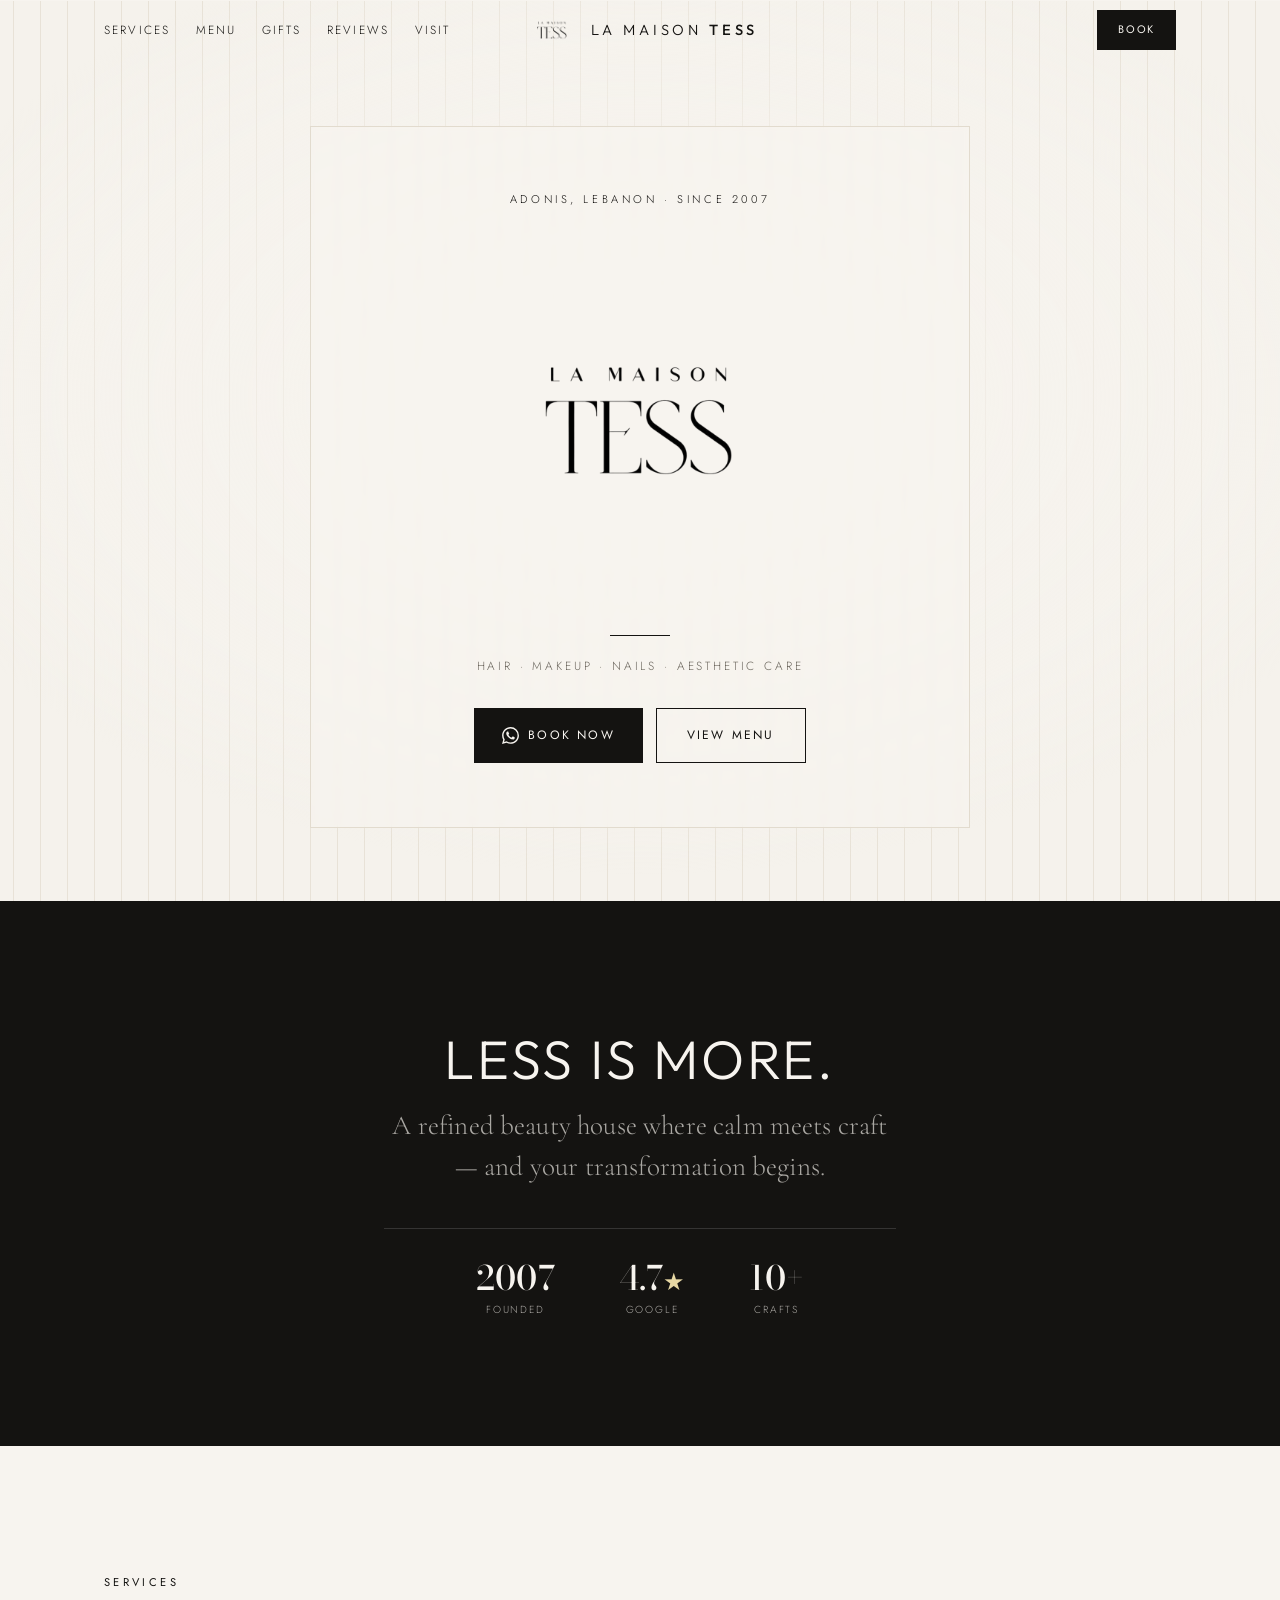
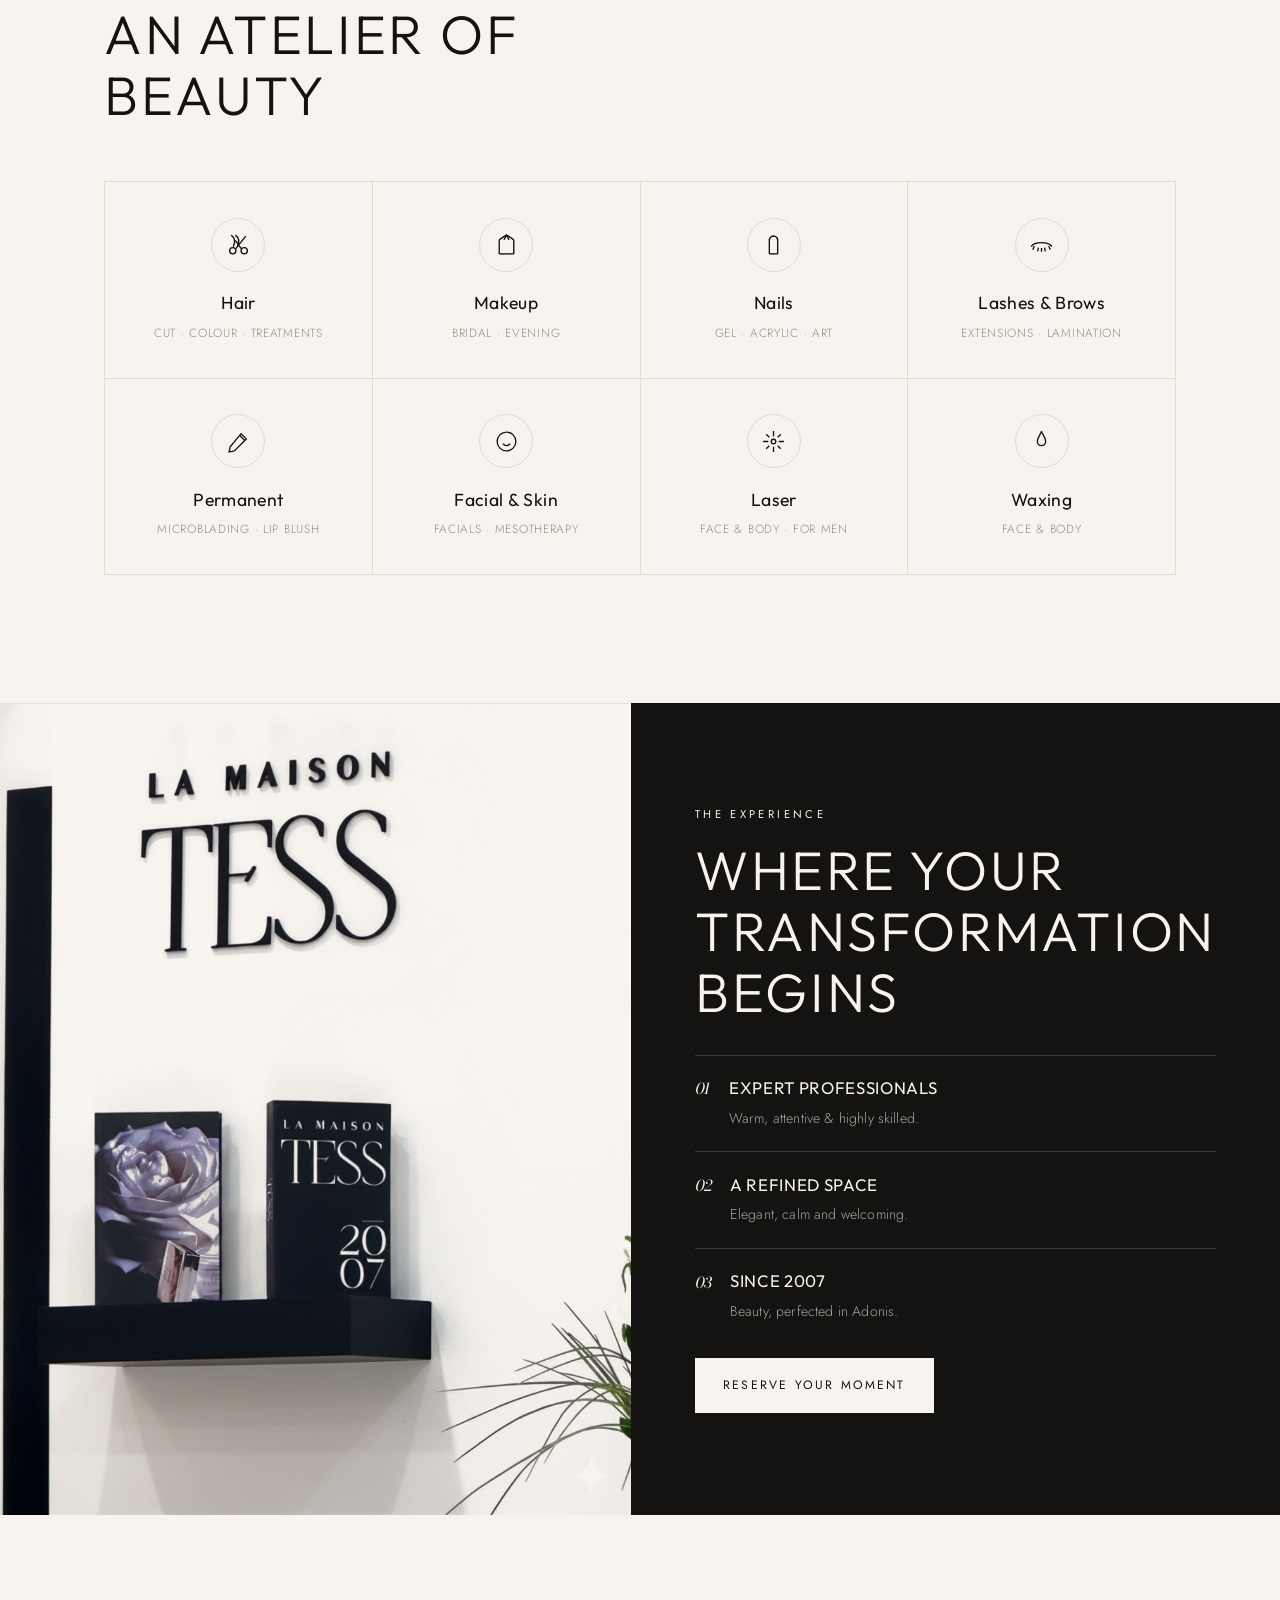
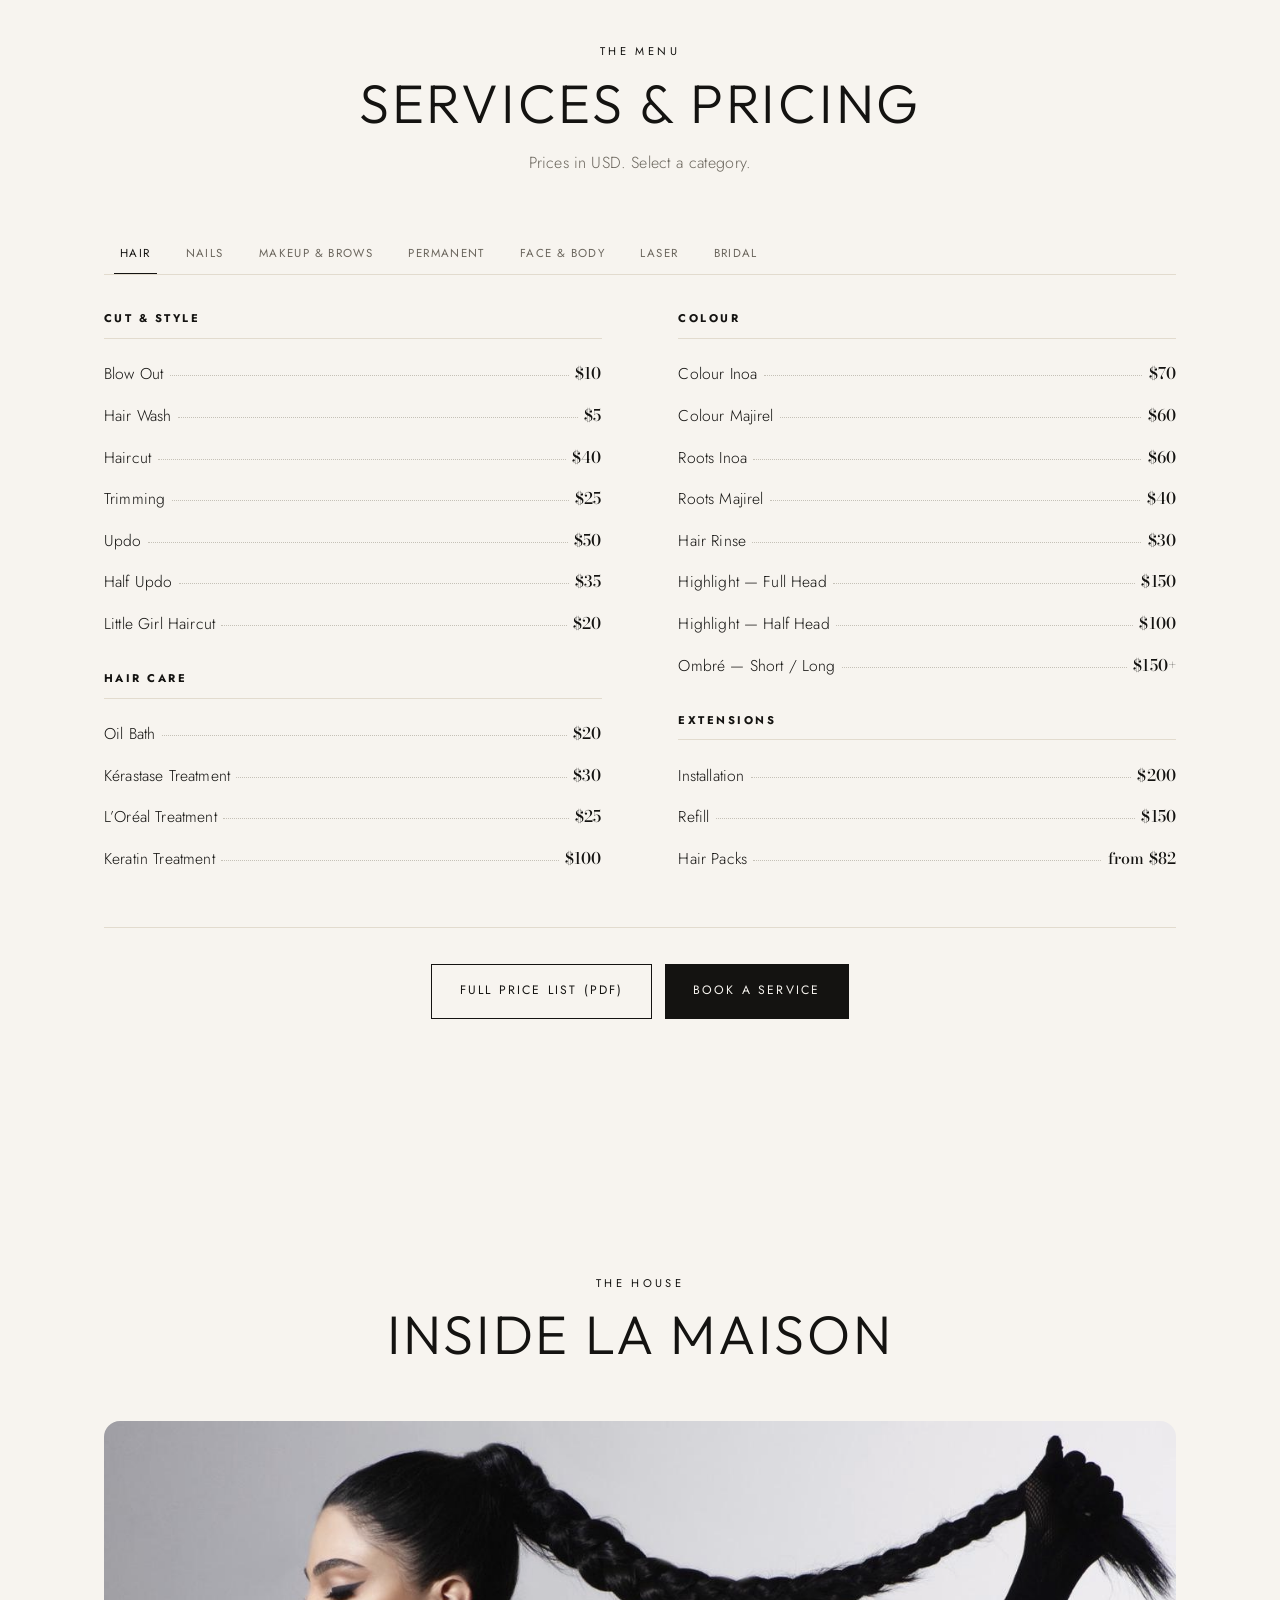
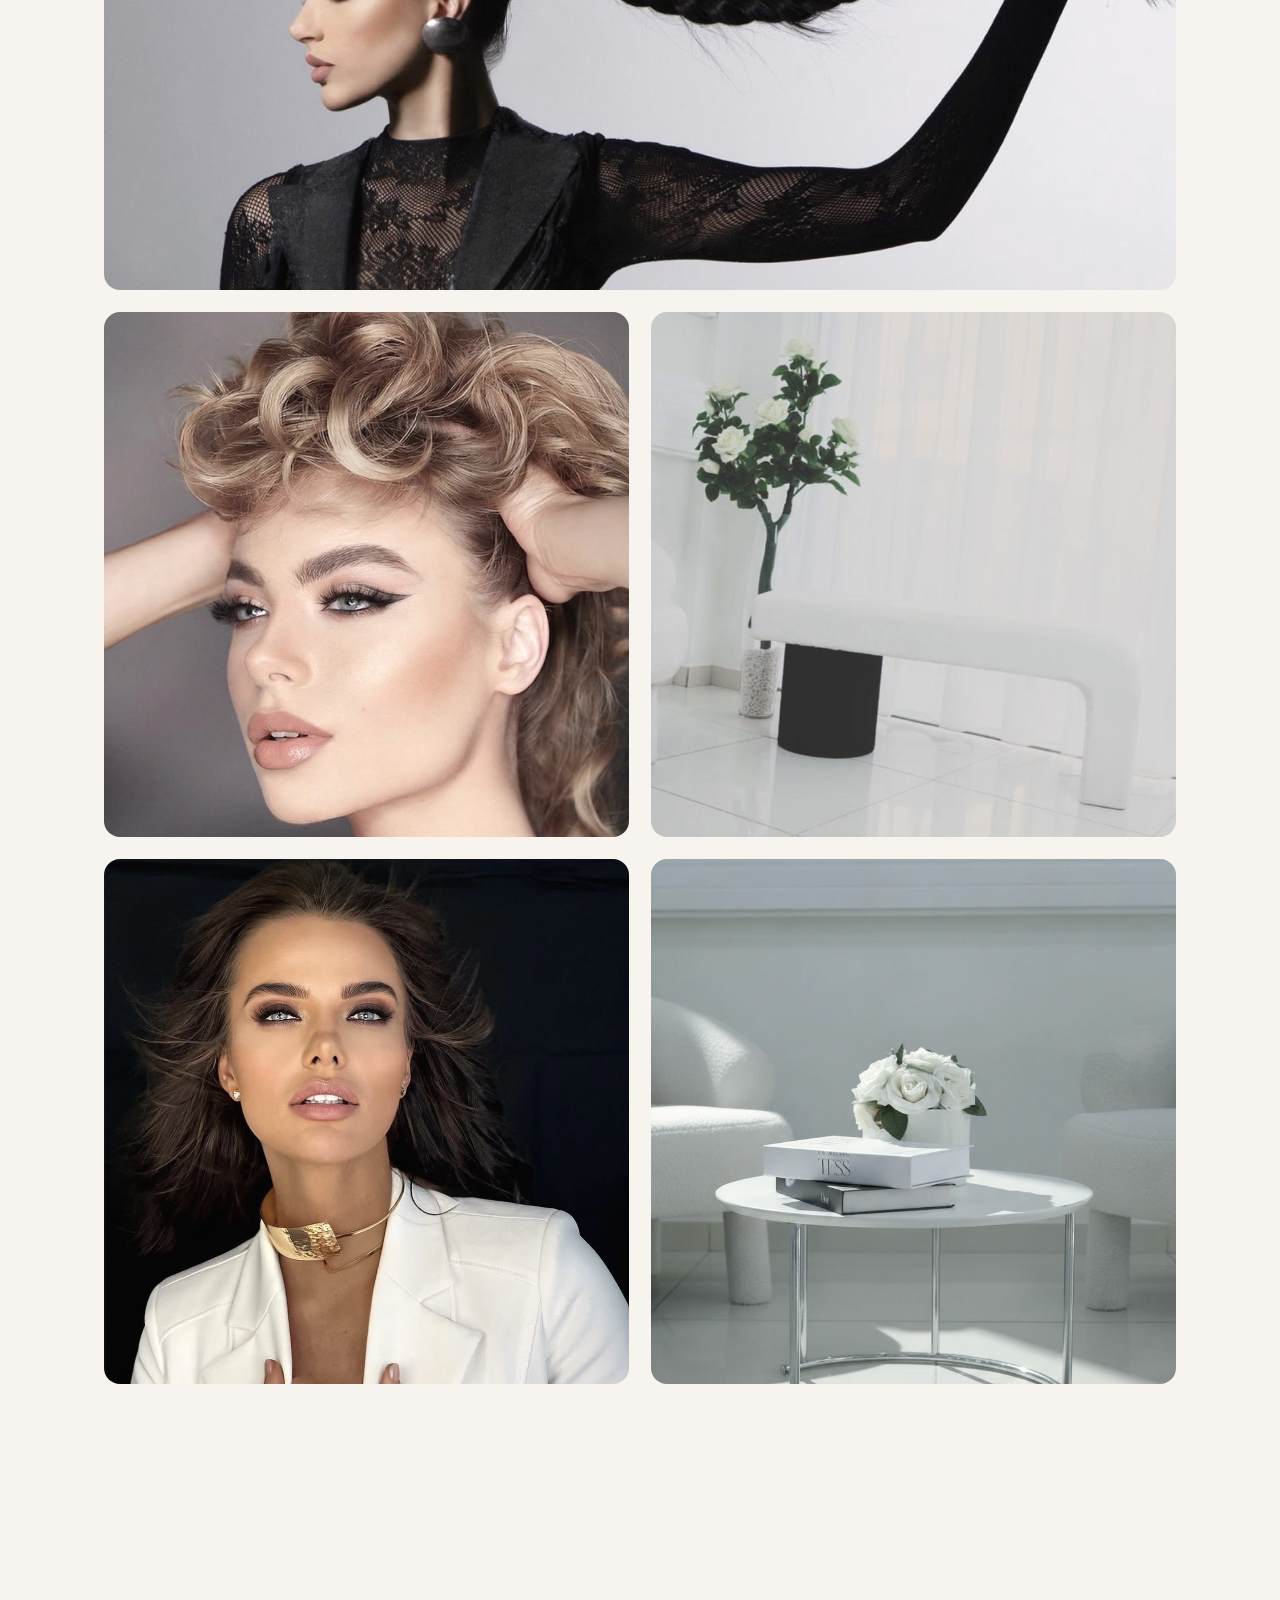
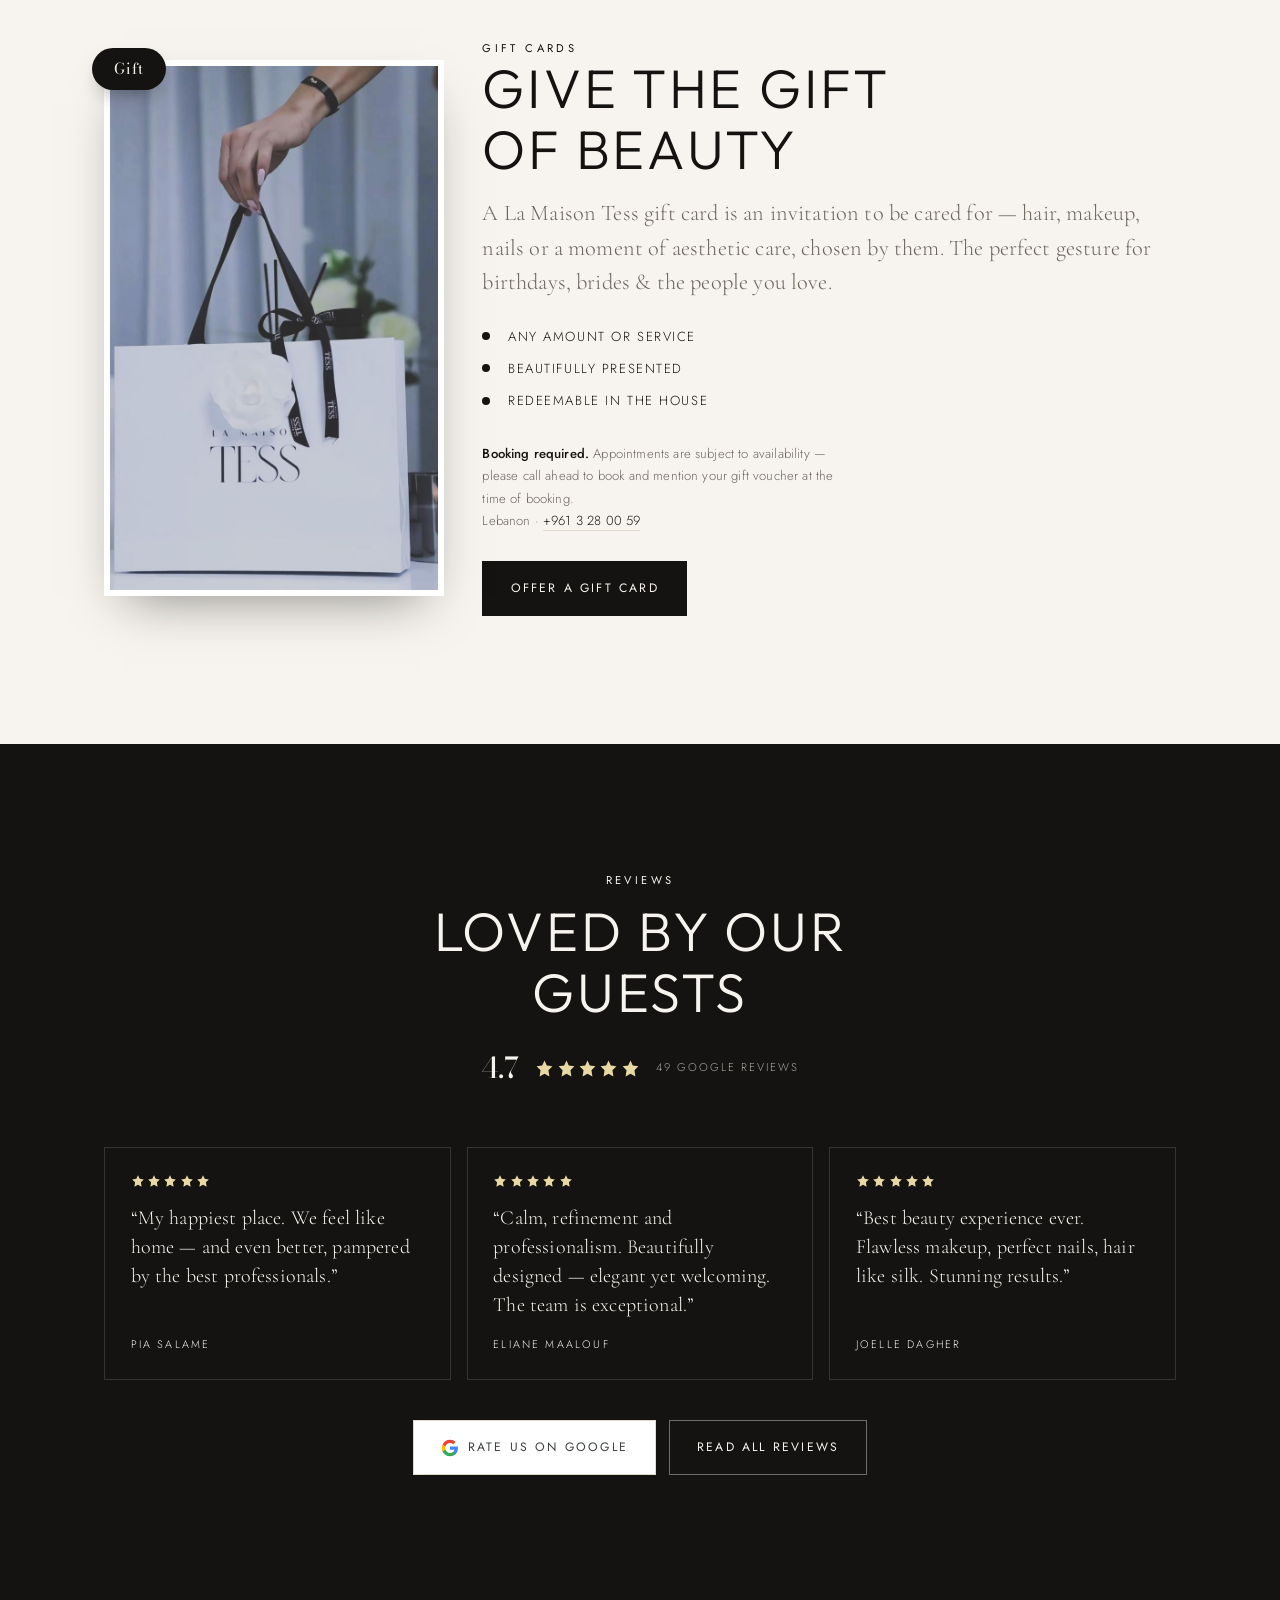
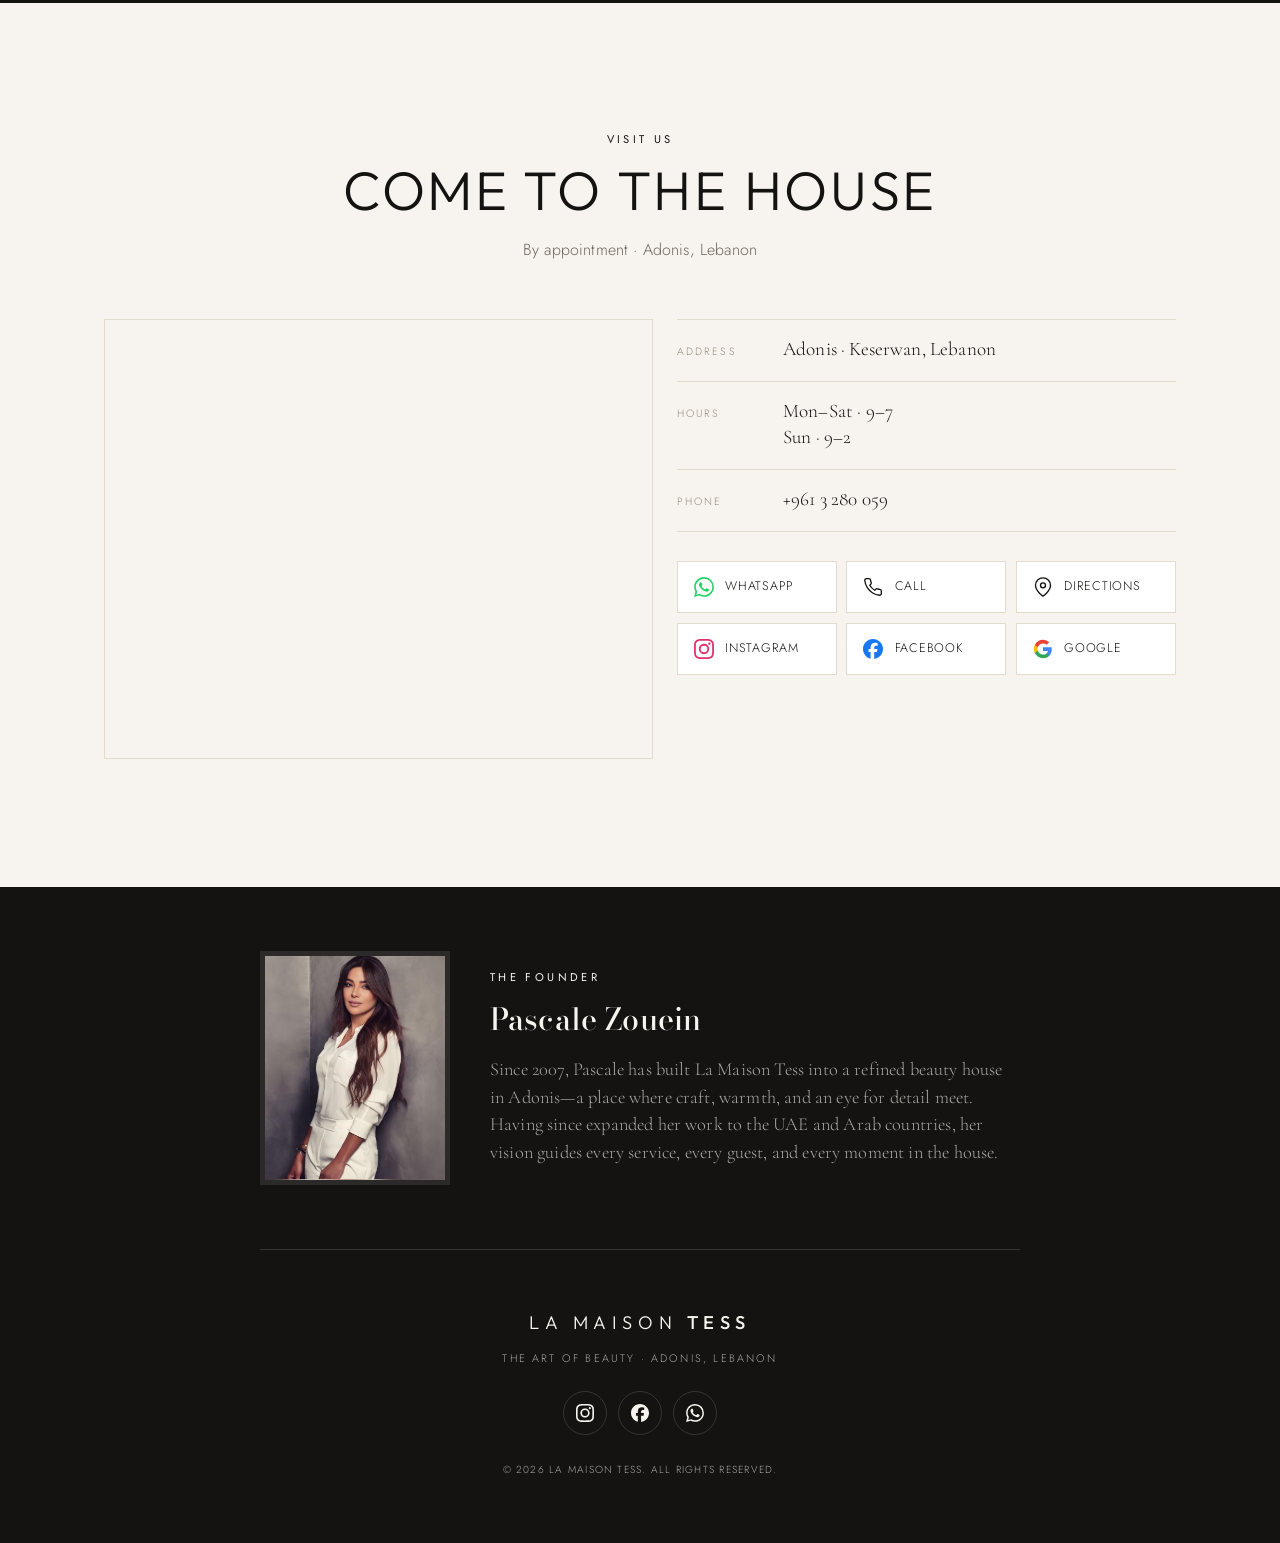
<file: index.html>
<!DOCTYPE html>
<html lang="en">
<head>
<meta charset="UTF-8" />
<meta name="viewport" content="width=device-width, initial-scale=1.0" />
<meta name="google-site-verification" content="UR8umwZTDyERqqzp77m-91dA55gC9e6mJxFTRl_SX6I" />
<title>La Maison Tess | Beauty Salon in Adonis, Lebanon — Hair, Makeup &amp; Nails</title>
<meta name="description" content="La Maison Tess — a refined beauty salon in Adonis, Lebanon since 2007. Hair, makeup, nails, lashes, facials, laser and bridal care. Book by appointment on WhatsApp." />
<meta name="theme-color" content="#111110" />
<meta name="robots" content="index, follow, max-image-preview:large" />
<meta name="author" content="La Maison Tess" />

<!-- Canonical — REPLACE https://lamaisontess.com with the real domain -->
<link rel="canonical" href="https://lamaisontess.com/" />

<!-- Open Graph -->
<meta property="og:type" content="website" />
<meta property="og:site_name" content="La Maison Tess" />
<meta property="og:title" content="La Maison Tess — The Art of Beauty | Adonis, Lebanon" />
<meta property="og:description" content="Hair · Makeup · Nails · Aesthetic Care. A refined beauty salon in Adonis, Lebanon. Since 2007." />
<meta property="og:url" content="https://lamaisontess.com/" />
<meta property="og:image" content="https://lamaisontess.com/assets/img/logo.png" />
<meta property="og:locale" content="en_US" />

<!-- Twitter -->
<meta name="twitter:card" content="summary_large_image" />
<meta name="twitter:title" content="La Maison Tess — The Art of Beauty | Adonis, Lebanon" />
<meta name="twitter:description" content="Hair · Makeup · Nails · Aesthetic Care. A refined beauty salon in Adonis, Lebanon. Since 2007." />
<meta name="twitter:image" content="https://lamaisontess.com/assets/img/logo.png" />

<link rel="icon" type="image/png" href="assets/img/logo.png" />
<link rel="apple-touch-icon" href="assets/img/logo.png" />

<!-- Structured data: Local Business (Beauty Salon) -->
<script type="application/ld+json">
{
  "@context": "https://schema.org",
  "@type": "BeautySalon",
  "name": "La Maison Tess",
  "description": "A refined beauty salon in Adonis, Lebanon offering hair, makeup, nails, lashes & brows, facials, laser and bridal services since 2007.",
  "url": "https://lamaisontess.com/",
  "logo": "https://lamaisontess.com/assets/img/logo.png",
  "image": "https://lamaisontess.com/assets/img/logo.png",
  "telephone": "+961 3 280 059",
  "priceRange": "$$",
  "foundingDate": "2007",
  "currenciesAccepted": "USD",
  "address": {
    "@type": "PostalAddress",
    "streetAddress": "Adonis",
    "addressLocality": "Adonis",
    "addressRegion": "Keserwan",
    "addressCountry": "LB"
  },
  "geo": {
    "@type": "GeoCoordinates",
    "latitude": 33.964987,
    "longitude": 35.6123447
  },
  "hasMap": "https://maps.app.goo.gl/1uyo8wk1GdqtVWSF8",
  "openingHoursSpecification": [
    {
      "@type": "OpeningHoursSpecification",
      "dayOfWeek": ["Monday", "Tuesday", "Wednesday", "Thursday", "Friday", "Saturday"],
      "opens": "09:00",
      "closes": "19:00"
    },
    {
      "@type": "OpeningHoursSpecification",
      "dayOfWeek": "Sunday",
      "opens": "09:00",
      "closes": "14:00"
    }
  ],
  "aggregateRating": {
    "@type": "AggregateRating",
    "ratingValue": "4.7",
    "reviewCount": "49"
  },
  "sameAs": [
    "https://www.instagram.com/lamaisontess",
    "https://www.facebook.com/TessAvenuelb",
    "https://www.google.com/maps/place/La+Maison+Tess/@33.964987,35.6123447,17z/"
  ]
}
</script>

<link rel="preconnect" href="https://fonts.googleapis.com" />
<link rel="preconnect" href="https://fonts.gstatic.com" crossorigin />
<link href="https://fonts.googleapis.com/css2?family=Bodoni+Moda:opsz,wght@6..96,400;6..96,500&family=Cormorant+Garamond:ital,wght@0,300;0,400;0,500;1,400&family=Jost:wght@300;400;500&family=Outfit:wght@200;300;400;500&display=swap" rel="stylesheet" />

<link rel="stylesheet" href="assets/css/styles.css?v=17" />
</head>
<body>

<a class="skip-link" href="#main">Skip to content</a>

<!-- ============ HEADER ============ -->
<header class="nav" id="nav">
  <div class="nav__inner">
    <button class="nav__toggle" id="navToggle" aria-label="Open menu" aria-expanded="false" aria-controls="mobileMenu">
      <span></span><span></span>
    </button>

    <a class="nav__brand" href="#top" aria-label="La Maison Tess — home">
      <img class="nav__logo" src="assets/img/logo_nobg.png" alt="" aria-hidden="true" />
      <span class="wordmark">La&nbsp;Maison <b>Tess</b></span>
    </a>

    <nav class="nav__links" aria-label="Primary">
      <a href="#services">Services</a>
      <a href="#menu">Menu</a>
      <a href="#gifts">Gifts</a>
      <a href="#reviews">Reviews</a>
      <a href="#visit">Visit</a>
    </nav>

    <a class="btn btn--small nav__cta" href="#book" data-book>Book</a>
  </div>
</header>

<!-- Mobile menu -->
<div class="mobilemenu" id="mobileMenu" aria-hidden="true">
  <nav class="mobilemenu__links" aria-label="Mobile">
    <a href="#services"><span class="idx">01</span> Services</a>
    <a href="#menu"><span class="idx">02</span> The Menu</a>
    <a href="#gallery"><span class="idx">03</span> The House</a>
    <a href="#gifts"><span class="idx">04</span> Gift Cards</a>
    <a href="#reviews"><span class="idx">05</span> Reviews</a>
    <a href="#visit"><span class="idx">06</span> Visit Us</a>
  </nav>
  <a class="btn btn--light mobilemenu__cta" href="#book" data-book>Book an appointment</a>
</div>

<main id="main">

<!-- ============ HERO ============ -->
<section class="hero" id="top">
  <div class="hero__content">
    <p class="hero__eyebrow reveal">Adonis, Lebanon · Since 2007</p>
    <h1 class="hero__title reveal" data-delay="1">
      <img class="hero__logo" src="assets/img/logo_nobg.png" alt="La Maison Tess" />
    </h1>
    <span class="hero__rule reveal" data-delay="2" aria-hidden="true"></span>
    <p class="hero__sub reveal" data-delay="2">Hair · Makeup · Nails · Aesthetic Care</p>
    <div class="hero__actions reveal" data-delay="3">
      <a class="btn btn--dark" href="#book" data-book>
        <svg class="btn__ic" viewBox="0 0 24 24" aria-hidden="true"><path d="M17.472 14.382c-.297-.149-1.758-.867-2.03-.967-.273-.099-.471-.148-.67.15-.197.297-.767.966-.94 1.164-.173.199-.347.223-.644.075-.297-.15-1.255-.463-2.39-1.475-.883-.788-1.48-1.761-1.653-2.059-.173-.297-.018-.458.13-.606.134-.133.298-.347.446-.52.149-.174.198-.298.298-.497.099-.198.05-.371-.025-.52-.075-.149-.669-1.612-.916-2.207-.242-.579-.487-.5-.669-.51-.173-.008-.371-.01-.57-.01-.198 0-.52.074-.792.372-.272.297-1.04 1.016-1.04 2.479 0 1.462 1.065 2.875 1.213 3.074.149.198 2.096 3.2 5.077 4.487.709.306 1.262.489 1.694.625.712.227 1.36.195 1.871.118.571-.085 1.758-.719 2.006-1.413.248-.694.248-1.289.173-1.413-.074-.124-.272-.198-.57-.347m-5.421 7.403h-.004a9.87 9.87 0 01-5.031-1.378l-.361-.214-3.741.982.998-3.648-.235-.374a9.86 9.86 0 01-1.51-5.26c.001-5.45 4.436-9.884 9.888-9.884 2.64 0 5.122 1.03 6.988 2.898a9.825 9.825 0 012.893 6.994c-.003 5.45-4.437 9.884-9.885 9.884m8.413-18.297A11.815 11.815 0 0012.05 0C5.495 0 .16 5.335.157 11.892c0 2.096.547 4.142 1.588 5.945L.057 24l6.305-1.654a11.882 11.882 0 005.683 1.448h.005c6.554 0 11.89-5.335 11.893-11.893a11.821 11.821 0 00-3.48-8.413Z"/></svg>
        Book Now
      </a>
      <a class="btn btn--ghost" href="#menu">View Menu</a>
    </div>
  </div>
</section>

<!-- ============ INTRO STRIP ============ -->
<section class="intro section" id="house">
  <div class="container intro__inner">
    <h2 class="display reveal">Less is more.</h2>
    <p class="intro__text reveal" data-delay="1">
      A refined beauty house where calm meets craft — and your transformation begins.
    </p>
    <div class="intro__stats reveal" data-delay="2">
      <div><b>2007</b><span>Founded</span></div>
      <div><b>4.7<i>★</i></b><span>Google</span></div>
      <div><b>10+</b><span>Crafts</span></div>
    </div>
  </div>
</section>

<!-- ============ SERVICES ============ -->
<section class="services section" id="services">
  <div class="container">
    <header class="section-head">
      <p class="eyebrow reveal">Services</p>
      <h2 class="display reveal" data-delay="1">An atelier of beauty</h2>
    </header>

    <div class="svc-grid">
      <article class="svc reveal">
        <span class="svc__icon" aria-hidden="true"><svg viewBox="0 0 24 24" fill="none" stroke="currentColor" stroke-width="1.3"><path d="M5 3c4 3 4 7 2 11M9 3c4 3 4 7 2 11"/><circle cx="6.5" cy="18" r="3"/><circle cx="17.5" cy="18" r="3"/><path d="M9 16.5 19 4M15 16.5 9 8"/></svg></span>
        <h3>Hair</h3>
        <p>Cut · Colour · Treatments</p>
      </article>
      <article class="svc reveal" data-delay="1">
        <span class="svc__icon" aria-hidden="true"><svg viewBox="0 0 24 24" fill="none" stroke="currentColor" stroke-width="1.3"><path d="M5 21V8.5a2 2 0 0 1 .9-1.67l5-3.3a2 2 0 0 1 2.2 0l5 3.3A2 2 0 0 1 19 8.5V21"/><path d="M5 21h14"/><path d="M9.5 7.5 12 3l2.5 4.5"/></svg></span>
        <h3>Makeup</h3>
        <p>Bridal · Evening</p>
      </article>
      <article class="svc reveal" data-delay="2">
        <span class="svc__icon" aria-hidden="true"><svg viewBox="0 0 24 24" fill="none" stroke="currentColor" stroke-width="1.3"><path d="M8 21V8a4 4 0 0 1 8 0v13"/><path d="M8 21h8"/><path d="M8 8c0-2 1.5-4 4-4s4 2 4 4"/></svg></span>
        <h3>Nails</h3>
        <p>Gel · Acrylic · Art</p>
      </article>
      <article class="svc reveal">
        <span class="svc__icon" aria-hidden="true"><svg viewBox="0 0 24 24" fill="none" stroke="currentColor" stroke-width="1.3"><path d="M2 14c3.5-5 16.5-5 20 0"/><path d="M5 13.5 3.7 17M9 15 8.3 18.5M12 15.3V19M15 15 15.7 18.5M19 13.5 20.3 17"/></svg></span>
        <h3>Lashes &amp; Brows</h3>
        <p>Extensions · Lamination</p>
      </article>
      <article class="svc reveal" data-delay="1">
        <span class="svc__icon" aria-hidden="true"><svg viewBox="0 0 24 24" fill="none" stroke="currentColor" stroke-width="1.3"><path d="m14.5 4.5 5 5L8 21l-5 1 1-5L14.5 4.5Z"/><path d="m13 6 5 5"/></svg></span>
        <h3>Permanent</h3>
        <p>Microblading · Lip Blush</p>
      </article>
      <article class="svc reveal" data-delay="2">
        <span class="svc__icon" aria-hidden="true"><svg viewBox="0 0 24 24" fill="none" stroke="currentColor" stroke-width="1.3"><circle cx="12" cy="12" r="9"/><path d="M8.5 14c1 1.3 2.1 2 3.5 2s2.5-.7 3.5-2"/><path d="M9 10h.01M15 10h.01"/></svg></span>
        <h3>Facial &amp; Skin</h3>
        <p>Facials · Mesotherapy</p>
      </article>
      <article class="svc reveal">
        <span class="svc__icon" aria-hidden="true"><svg viewBox="0 0 24 24" fill="none" stroke="currentColor" stroke-width="1.3"><path d="M12 2v5M12 17v5M2 12h5M17 12h5M5 5l3 3M16 16l3 3M19 5l-3 3M8 16l-3 3"/><circle cx="12" cy="12" r="2.2"/></svg></span>
        <h3>Laser</h3>
        <p>Face &amp; Body · For Men</p>
      </article>
      <article class="svc reveal" data-delay="1">
        <span class="svc__icon" aria-hidden="true"><svg viewBox="0 0 24 24" fill="none" stroke="currentColor" stroke-width="1.3"><path d="M12 2c-1 4-4 6-4 10a4 4 0 0 0 8 0c0-4-3-6-4-10Z"/></svg></span>
        <h3>Waxing</h3>
        <p>Face &amp; Body</p>
      </article>
    </div>
  </div>
</section>

<!-- ============ EXPERIENCE (dark) ============ -->
<section class="experience">
  <div class="experience__media">
    <img src="journey.png" alt="The styling lounge at La Maison Tess" loading="lazy" />
  </div>
  <div class="experience__panel">
    <p class="eyebrow eyebrow--light reveal">The Experience</p>
    <h2 class="display display--light reveal" data-delay="1">Where your<br />transformation<br />begins</h2>
    <ul class="pillars">
      <li class="reveal"><span>01</span><div><h3>Expert Professionals</h3><p>Warm, attentive &amp; highly skilled.</p></div></li>
      <li class="reveal" data-delay="1"><span>02</span><div><h3>A Refined Space</h3><p>Elegant, calm and welcoming.</p></div></li>
      <li class="reveal" data-delay="2"><span>03</span><div><h3>Since 2007</h3><p>Beauty, perfected in Adonis.</p></div></li>
    </ul>
    <a class="btn btn--light" href="#book" data-book>Reserve your moment</a>
  </div>
</section>

<!-- ============ MENU / PRICES ============ -->
<section class="menu section" id="menu">
  <div class="container">
    <header class="section-head section-head--center">
      <p class="eyebrow reveal">The Menu</p>
      <h2 class="display reveal" data-delay="1">Services &amp; pricing</h2>
      <p class="section-head__sub reveal" data-delay="2">Prices in USD. Select a category.</p>
    </header>

    <div class="menu__tabswrap">
      <div class="menu__tabs" role="tablist" aria-label="Service categories">
        <button class="menu__tab is-active" role="tab" aria-selected="true" data-tab="hair">Hair</button>
        <button class="menu__tab" role="tab" aria-selected="false" data-tab="nails">Nails</button>
        <button class="menu__tab" role="tab" aria-selected="false" data-tab="makeup">Makeup &amp; Brows</button>
        <button class="menu__tab" role="tab" aria-selected="false" data-tab="permanent">Permanent</button>
        <button class="menu__tab" role="tab" aria-selected="false" data-tab="face">Face &amp; Body</button>
        <button class="menu__tab" role="tab" aria-selected="false" data-tab="laser">Laser</button>
        <button class="menu__tab" role="tab" aria-selected="false" data-tab="bridal">Bridal</button>
      </div>
    </div>

    <div class="menu__panels">

      <div class="menu__panel is-active" data-panel="hair">
        <div class="menu__cols">
          <div class="menu__group">
            <h4>Cut &amp; Style</h4>
            <ul class="pricelist">
              <li><span>Blow Out</span><span class="dots"></span><span class="price">$10</span></li>
              <li><span>Hair Wash</span><span class="dots"></span><span class="price">$5</span></li>
              <li><span>Haircut</span><span class="dots"></span><span class="price">$40</span></li>
              <li><span>Trimming</span><span class="dots"></span><span class="price">$25</span></li>
              <li><span>Updo</span><span class="dots"></span><span class="price">$50</span></li>
              <li><span>Half Updo</span><span class="dots"></span><span class="price">$35</span></li>
              <li><span>Little Girl Haircut</span><span class="dots"></span><span class="price">$20</span></li>
            </ul>
            <h4>Hair Care</h4>
            <ul class="pricelist">
              <li><span>Oil Bath</span><span class="dots"></span><span class="price">$20</span></li>
              <li><span>Kérastase Treatment</span><span class="dots"></span><span class="price">$30</span></li>
              <li><span>L’Oréal Treatment</span><span class="dots"></span><span class="price">$25</span></li>
              <li><span>Keratin Treatment</span><span class="dots"></span><span class="price">$100</span></li>
            </ul>
          </div>
          <div class="menu__group">
            <h4>Colour</h4>
            <ul class="pricelist">
              <li><span>Colour Inoa</span><span class="dots"></span><span class="price">$70</span></li>
              <li><span>Colour Majirel</span><span class="dots"></span><span class="price">$60</span></li>
              <li><span>Roots Inoa</span><span class="dots"></span><span class="price">$60</span></li>
              <li><span>Roots Majirel</span><span class="dots"></span><span class="price">$40</span></li>
              <li><span>Hair Rinse</span><span class="dots"></span><span class="price">$30</span></li>
              <li><span>Highlight — Full Head</span><span class="dots"></span><span class="price">$150</span></li>
              <li><span>Highlight — Half Head</span><span class="dots"></span><span class="price">$100</span></li>
              <li><span>Ombré — Short / Long</span><span class="dots"></span><span class="price">$150+</span></li>
            </ul>
            <h4>Extensions</h4>
            <ul class="pricelist">
              <li><span>Installation</span><span class="dots"></span><span class="price">$200</span></li>
              <li><span>Refill</span><span class="dots"></span><span class="price">$150</span></li>
              <li><span>Hair Packs</span><span class="dots"></span><span class="price">from $82</span></li>
            </ul>
          </div>
        </div>
      </div>

      <div class="menu__panel" data-panel="nails">
        <div class="menu__cols">
          <div class="menu__group">
            <h4>Manicure &amp; Pedicure</h4>
            <ul class="pricelist">
              <li><span>Classic Manicure</span><span class="dots"></span><span class="price">$13</span></li>
              <li><span>Classic Pedicure</span><span class="dots"></span><span class="price">$15</span></li>
              <li><span>Gelish Manicure</span><span class="dots"></span><span class="price">$27</span></li>
              <li><span>Gelish Pedicure</span><span class="dots"></span><span class="price">$27</span></li>
              <li><span>Gelish Nail Polish</span><span class="dots"></span><span class="price">$17</span></li>
              <li><span>Nail Polish — Hands</span><span class="dots"></span><span class="price">$7</span></li>
              <li><span>Paraffin Treatment</span><span class="dots"></span><span class="price">$15</span></li>
            </ul>
          </div>
          <div class="menu__group">
            <h4>Gel, Acrylic &amp; Art</h4>
            <ul class="pricelist">
              <li><span>Full Set Gel / Acrylic</span><span class="dots"></span><span class="price">$70</span></li>
              <li><span>Full Set Poly Gel</span><span class="dots"></span><span class="price">$80</span></li>
              <li><span>Refill</span><span class="dots"></span><span class="price">$50</span></li>
              <li><span>Rubber Base</span><span class="dots"></span><span class="price">$17</span></li>
              <li><span>Artificial Nails</span><span class="dots"></span><span class="price">$25</span></li>
              <li><span>Take Off / Repair</span><span class="dots"></span><span class="price">$5</span></li>
            </ul>
          </div>
        </div>
      </div>

      <div class="menu__panel" data-panel="makeup">
        <div class="menu__cols">
          <div class="menu__group">
            <h4>Tess Makeup</h4>
            <ul class="pricelist">
              <li><span>Makeup</span><span class="dots"></span><span class="price">$100</span></li>
              <li><span>Assistant Makeup</span><span class="dots"></span><span class="price">$80</span></li>
              <li><span>Eye / Base Makeup</span><span class="dots"></span><span class="price">$50</span></li>
              <li><span>False Eyelashes</span><span class="dots"></span><span class="price">$40</span></li>
            </ul>
          </div>
          <div class="menu__group">
            <h4>Brows &amp; Lashes</h4>
            <ul class="pricelist">
              <li><span>Eyebrow Shaping</span><span class="dots"></span><span class="price">$20</span></li>
              <li><span>Eyebrow Lamination</span><span class="dots"></span><span class="price">$45</span></li>
              <li><span>Brow / Lash Tint</span><span class="dots"></span><span class="price">$20</span></li>
              <li><span>Lash Lift</span><span class="dots"></span><span class="price">$50</span></li>
              <li><span>Lash Extension</span><span class="dots"></span><span class="price">$100</span></li>
              <li><span>Refill Lash Extension</span><span class="dots"></span><span class="price">$60</span></li>
            </ul>
          </div>
        </div>
      </div>

      <div class="menu__panel" data-panel="permanent">
        <div class="menu__cols menu__cols--single">
          <div class="menu__group">
            <h4>Permanent Makeup</h4>
            <ul class="pricelist">
              <li><span>Microblading</span><span class="dots"></span><span class="price">$350</span></li>
              <li><span>Lip Blush</span><span class="dots"></span><span class="price">$400</span></li>
              <li><span>Permanent Eyeliner</span><span class="dots"></span><span class="price">$250</span></li>
              <li><span>PMU Retouching</span><span class="dots"></span><span class="price">$100</span></li>
              <li><span>Tattoo Removal</span><span class="dots"></span><span class="price">from $100</span></li>
              <li><span>Tattoo Colour Correction</span><span class="dots"></span><span class="price">$300</span></li>
            </ul>
          </div>
        </div>
      </div>

      <div class="menu__panel" data-panel="face">
        <div class="menu__cols">
          <div class="menu__group">
            <h4>Facial Treatments</h4>
            <ul class="pricelist">
              <li><span>Classic Facial</span><span class="dots"></span><span class="price">$75</span></li>
              <li><span>Face Massage</span><span class="dots"></span><span class="price">$20</span></li>
              <li><span>Peeling Mask</span><span class="dots"></span><span class="price">$25</span></li>
              <li><span>Q10 Mask</span><span class="dots"></span><span class="price">$40</span></li>
              <li><span>Mesotherapy</span><span class="dots"></span><span class="price">$80</span></li>
              <li><span>Solarium</span><span class="dots"></span><span class="price">$1 / min</span></li>
            </ul>
          </div>
          <div class="menu__group">
            <h4>Waxing</h4>
            <ul class="pricelist">
              <li><span>Full Body</span><span class="dots"></span><span class="price">$50</span></li>
              <li><span>Full Bikini</span><span class="dots"></span><span class="price">$25</span></li>
              <li><span>Bikini Line</span><span class="dots"></span><span class="price">$15</span></li>
              <li><span>Full Face</span><span class="dots"></span><span class="price">$10</span></li>
              <li><span>Full / Half Legs</span><span class="dots"></span><span class="price">from $10</span></li>
              <li><span>Full Arms</span><span class="dots"></span><span class="price">$15</span></li>
              <li><span>Half Arms</span><span class="dots"></span><span class="price">$10</span></li>
              <li><span>Half Back</span><span class="dots"></span><span class="price">$10</span></li>
              <li><span>Belly</span><span class="dots"></span><span class="price">$10</span></li>
              <li><span>Under Arms</span><span class="dots"></span><span class="price">$5</span></li>
            </ul>
          </div>
        </div>
      </div>

      <div class="menu__panel" data-panel="laser">
        <div class="menu__cols">
          <div class="menu__group">
            <h4>Laser Hair Removal</h4>
            <ul class="pricelist">
              <li><span>Full Body</span><span class="dots"></span><span class="price">$150</span></li>
              <li><span>Full Bikini</span><span class="dots"></span><span class="price">$60</span></li>
              <li><span>Full Face</span><span class="dots"></span><span class="price">$50</span></li>
              <li><span>Chin</span><span class="dots"></span><span class="price">$20</span></li>
              <li><span>Full / Half Legs</span><span class="dots"></span><span class="price">from $40</span></li>
              <li><span>Full / Half Arms</span><span class="dots"></span><span class="price">from $30</span></li>
              <li><span>Under Arms</span><span class="dots"></span><span class="price">$20</span></li>
            </ul>
          </div>
          <div class="menu__group">
            <h4>For Men &amp; Threading</h4>
            <ul class="pricelist">
              <li><span>Beard Shaping</span><span class="dots"></span><span class="price">$60</span></li>
              <li><span>Back / Torso</span><span class="dots"></span><span class="price">$100</span></li>
              <li><span>Neck</span><span class="dots"></span><span class="price">$35</span></li>
              <li><span>Threading — Brows</span><span class="dots"></span><span class="price">$10</span></li>
              <li><span>Threading — Face</span><span class="dots"></span><span class="price">$15</span></li>
            </ul>
          </div>
        </div>
      </div>

      <div class="menu__panel" data-panel="bridal">
        <div class="menu__cols menu__cols--single">
          <div class="menu__group">
            <h4>The Bridal Suite</h4>
            <ul class="pricelist pricelist--lux">
              <li><span>Bridal Makeup</span><span class="dots"></span><span class="price">$500</span></li>
              <li><span>Bridal Assistant Makeup</span><span class="dots"></span><span class="price">$350</span></li>
              <li><span>Bridal Hair</span><span class="dots"></span><span class="price">$250</span></li>
              <li><span>Bridesmaid Hair</span><span class="dots"></span><span class="price">$100</span></li>
              <li><span>Bridesmaid Makeup</span><span class="dots"></span><span class="price">$150</span></li>
            </ul>
            <p class="menu__note">For weddings, reserve early — dates are limited.</p>
          </div>
        </div>
      </div>

    </div>

    <div class="menu__foot">
      <a class="btn btn--ghost" href="assets/pricelist.pdf" target="_blank" rel="noopener">Full price list (PDF)</a>
      <a class="btn" href="#book" data-book>Book a service</a>
    </div>
  </div>
</section>

<!-- ============ GALLERY ============ -->
<section class="gallery section" id="gallery">
  <div class="container">
    <header class="section-head section-head--center">
      <p class="eyebrow reveal">The House</p>
      <h2 class="display reveal" data-delay="1">Inside La Maison</h2>
    </header>
    <div class="fan reveal" id="fan">
      <figure class="fan__card">
        <img src="person1.jpeg" alt="At La Maison Tess" loading="lazy" />
      </figure>
      <figure class="fan__card">
        <img src="assets/img/person3.jpeg" alt="At La Maison Tess" loading="lazy" />
      </figure>
      <figure class="fan__card">
        <img src="store2final.jpeg" alt="Inside La Maison Tess" loading="lazy" />
      </figure>
      <figure class="fan__card">
        <img src="person2.jpeg" alt="At La Maison Tess" loading="lazy" />
      </figure>
      <figure class="fan__card">
        <img src="assets/img/store3.png" alt="Inside La Maison Tess" loading="lazy" />
      </figure>
    </div>
  </div>
</section>

<!-- ============ GIFTS ============ -->
<section class="gifts section" id="gifts">
  <div class="container gifts__inner">
    <div class="gifts__media reveal">
      <img src="giftfinal.jpeg" alt="La Maison Tess gift card" loading="lazy" />
      <span class="gifts__ribbon" aria-hidden="true">Gift</span>
    </div>
    <div class="gifts__panel">
      <p class="eyebrow eyebrow--gift reveal">Gift Cards</p>
      <h2 class="display reveal" data-delay="1">Give the gift<br />of beauty</h2>
      <p class="gifts__text reveal" data-delay="1">
        A La Maison Tess gift card is an invitation to be cared for — hair, makeup,
        nails or a moment of aesthetic care, chosen by them. The perfect gesture
        for birthdays, brides &amp; the people you love.
      </p>
      <ul class="gifts__points reveal" data-delay="2">
        <li>Any amount or service</li>
        <li>Beautifully presented</li>
        <li>Redeemable in the house</li>
      </ul>
      <p class="gifts__note reveal" data-delay="2">
        <strong>Booking required.</strong> Appointments are subject to availability —
        please call ahead to book and mention your gift voucher at the time of booking.<br />
        Lebanon · <a href="tel:+9613280059">+961 3 28 00 59</a>
      </p>
      <a class="btn btn--gift" href="#giftcard" data-gift>Offer a gift card</a>
    </div>
  </div>
</section>

<!-- ============ REVIEWS ============ -->
<section class="reviews section" id="reviews">
  <div class="container">
    <header class="section-head section-head--center">
      <p class="eyebrow eyebrow--light reveal">Reviews</p>
      <h2 class="display display--light reveal" data-delay="1">Loved by our guests</h2>
      <div class="reviews__rating reveal" data-delay="2">
        <span class="reviews__score">4.7</span>
        <span class="stars" aria-label="4.7 out of 5">
          <svg viewBox="0 0 24 24"><path d="M12 2l2.9 6.26L22 9.27l-5 4.87L18.18 22 12 18.56 5.82 22 7 14.14l-5-4.87 7.1-1.01L12 2z"/></svg><svg viewBox="0 0 24 24"><path d="M12 2l2.9 6.26L22 9.27l-5 4.87L18.18 22 12 18.56 5.82 22 7 14.14l-5-4.87 7.1-1.01L12 2z"/></svg><svg viewBox="0 0 24 24"><path d="M12 2l2.9 6.26L22 9.27l-5 4.87L18.18 22 12 18.56 5.82 22 7 14.14l-5-4.87 7.1-1.01L12 2z"/></svg><svg viewBox="0 0 24 24"><path d="M12 2l2.9 6.26L22 9.27l-5 4.87L18.18 22 12 18.56 5.82 22 7 14.14l-5-4.87 7.1-1.01L12 2z"/></svg><svg viewBox="0 0 24 24"><path d="M12 2l2.9 6.26L22 9.27l-5 4.87L18.18 22 12 18.56 5.82 22 7 14.14l-5-4.87 7.1-1.01L12 2z"/></svg>
        </span>
        <span class="reviews__count">49 Google reviews</span>
      </div>
    </header>

    <div class="reviews__grid">
      <figure class="review reveal">
        <span class="stars stars--sm" aria-hidden="true"><svg viewBox="0 0 24 24"><path d="M12 2l2.9 6.26L22 9.27l-5 4.87L18.18 22 12 18.56 5.82 22 7 14.14l-5-4.87 7.1-1.01L12 2z"/></svg><svg viewBox="0 0 24 24"><path d="M12 2l2.9 6.26L22 9.27l-5 4.87L18.18 22 12 18.56 5.82 22 7 14.14l-5-4.87 7.1-1.01L12 2z"/></svg><svg viewBox="0 0 24 24"><path d="M12 2l2.9 6.26L22 9.27l-5 4.87L18.18 22 12 18.56 5.82 22 7 14.14l-5-4.87 7.1-1.01L12 2z"/></svg><svg viewBox="0 0 24 24"><path d="M12 2l2.9 6.26L22 9.27l-5 4.87L18.18 22 12 18.56 5.82 22 7 14.14l-5-4.87 7.1-1.01L12 2z"/></svg><svg viewBox="0 0 24 24"><path d="M12 2l2.9 6.26L22 9.27l-5 4.87L18.18 22 12 18.56 5.82 22 7 14.14l-5-4.87 7.1-1.01L12 2z"/></svg></span>
        <blockquote>“My happiest place. We feel like home — and even better, pampered by the best professionals.”</blockquote>
        <figcaption>Pia Salame</figcaption>
      </figure>
      <figure class="review reveal" data-delay="1">
        <span class="stars stars--sm" aria-hidden="true"><svg viewBox="0 0 24 24"><path d="M12 2l2.9 6.26L22 9.27l-5 4.87L18.18 22 12 18.56 5.82 22 7 14.14l-5-4.87 7.1-1.01L12 2z"/></svg><svg viewBox="0 0 24 24"><path d="M12 2l2.9 6.26L22 9.27l-5 4.87L18.18 22 12 18.56 5.82 22 7 14.14l-5-4.87 7.1-1.01L12 2z"/></svg><svg viewBox="0 0 24 24"><path d="M12 2l2.9 6.26L22 9.27l-5 4.87L18.18 22 12 18.56 5.82 22 7 14.14l-5-4.87 7.1-1.01L12 2z"/></svg><svg viewBox="0 0 24 24"><path d="M12 2l2.9 6.26L22 9.27l-5 4.87L18.18 22 12 18.56 5.82 22 7 14.14l-5-4.87 7.1-1.01L12 2z"/></svg><svg viewBox="0 0 24 24"><path d="M12 2l2.9 6.26L22 9.27l-5 4.87L18.18 22 12 18.56 5.82 22 7 14.14l-5-4.87 7.1-1.01L12 2z"/></svg></span>
        <blockquote>“Calm, refinement and professionalism. Beautifully designed — elegant yet welcoming. The team is exceptional.”</blockquote>
        <figcaption>Eliane Maalouf</figcaption>
      </figure>
      <figure class="review reveal" data-delay="2">
        <span class="stars stars--sm" aria-hidden="true"><svg viewBox="0 0 24 24"><path d="M12 2l2.9 6.26L22 9.27l-5 4.87L18.18 22 12 18.56 5.82 22 7 14.14l-5-4.87 7.1-1.01L12 2z"/></svg><svg viewBox="0 0 24 24"><path d="M12 2l2.9 6.26L22 9.27l-5 4.87L18.18 22 12 18.56 5.82 22 7 14.14l-5-4.87 7.1-1.01L12 2z"/></svg><svg viewBox="0 0 24 24"><path d="M12 2l2.9 6.26L22 9.27l-5 4.87L18.18 22 12 18.56 5.82 22 7 14.14l-5-4.87 7.1-1.01L12 2z"/></svg><svg viewBox="0 0 24 24"><path d="M12 2l2.9 6.26L22 9.27l-5 4.87L18.18 22 12 18.56 5.82 22 7 14.14l-5-4.87 7.1-1.01L12 2z"/></svg><svg viewBox="0 0 24 24"><path d="M12 2l2.9 6.26L22 9.27l-5 4.87L18.18 22 12 18.56 5.82 22 7 14.14l-5-4.87 7.1-1.01L12 2z"/></svg></span>
        <blockquote>“Best beauty experience ever. Flawless makeup, perfect nails, hair like silk. Stunning results.”</blockquote>
        <figcaption>Joelle Dagher</figcaption>
      </figure>
    </div>

    <div class="reviews__actions reveal">
      <a class="btn btn--google" href="https://www.google.com/maps/place/La+Maison+Tess/@33.964987,35.6123447,17z/data=!4m8!3m7!1s0x151f3f2c646741fd:0x9a4bb88f23ef2804!8m2!3d33.964987!4d35.6123447!9m1!1b1!16s%2Fg%2F11gm9qv1n_?entry=ttu" target="_blank" rel="noopener">
        <svg class="g-icon" viewBox="0 0 24 24" aria-hidden="true"><path fill="#4285F4" d="M22.56 12.25c0-.78-.07-1.53-.2-2.25H12v4.26h5.92c-.26 1.37-1.04 2.53-2.21 3.31v2.77h3.57c2.08-1.92 3.28-4.74 3.28-8.09z"/><path fill="#34A853" d="M12 23c2.97 0 5.46-.98 7.28-2.66l-3.57-2.77c-.98.66-2.23 1.06-3.71 1.06-2.86 0-5.29-1.93-6.16-4.53H2.18v2.84C3.99 20.53 7.7 23 12 23z"/><path fill="#FBBC05" d="M5.84 14.1c-.22-.66-.35-1.36-.35-2.1s.13-1.43.35-2.09V7.07H2.18C1.43 8.55 1 10.22 1 12s.43 3.45 1.18 4.93l3.66-2.83z"/><path fill="#EA4335" d="M12 5.38c1.62 0 3.06.56 4.21 1.64l3.15-3.15C17.45 2.09 14.97 1 12 1 7.7 1 3.99 3.47 2.18 7.07l3.66 2.84C6.71 7.31 9.14 5.38 12 5.38z"/></svg>
        Rate us on Google
      </a>
      <a class="btn btn--ghost" href="https://www.google.com/maps/place/La+Maison+Tess/@33.964987,35.6123447,17z/data=!4m8!3m7!1s0x151f3f2c646741fd:0x9a4bb88f23ef2804!8m2!3d33.964987!4d35.6123447!9m1!1b1!16s%2Fg%2F11gm9qv1n_?entry=ttu" target="_blank" rel="noopener">Read all reviews</a>
    </div>
  </div>
</section>

<!-- ============ VISIT ============ -->
<section class="visit section" id="visit">
  <div class="container">
    <header class="section-head section-head--center">
      <p class="eyebrow reveal">Visit Us</p>
      <h2 class="display reveal" data-delay="1" id="book">Come to the house</h2>
      <p class="section-head__sub reveal" data-delay="2">By appointment · Adonis, Lebanon</p>
    </header>

    <div class="visit__grid">
      <div class="visit__map reveal">
        <iframe title="Map to La Maison Tess, Adonis"
          src="https://www.google.com/maps?q=La%20Maison%20Tess%20Adonis%20Lebanon&output=embed"
          loading="lazy" referrerpolicy="no-referrer-when-downgrade"></iframe>
      </div>

      <div class="visit__info">
        <div class="visit__rows">
          <div class="visit__row reveal">
            <span class="visit__label">Address</span>
            <a class="visit__value" href="https://maps.app.goo.gl/1uyo8wk1GdqtVWSF8" target="_blank" rel="noopener">Adonis · Keserwan, Lebanon</a>
          </div>
          <div class="visit__row reveal">
            <span class="visit__label">Hours</span>
            <span class="visit__value">Mon–Sat · 9–7<br />Sun · 9–2</span>
          </div>
          <div class="visit__row reveal">
            <span class="visit__label">Phone</span>
            <a class="visit__value" href="tel:+9613280059">+961 3 280 059</a>
          </div>
        </div>

        <div class="links reveal">
          <a class="link link--wa" href="#book" data-book>
            <svg viewBox="0 0 24 24" aria-hidden="true"><path d="M17.472 14.382c-.297-.149-1.758-.867-2.03-.967-.273-.099-.471-.148-.67.15-.197.297-.767.966-.94 1.164-.173.199-.347.223-.644.075-.297-.15-1.255-.463-2.39-1.475-.883-.788-1.48-1.761-1.653-2.059-.173-.297-.018-.458.13-.606.134-.133.298-.347.446-.52.149-.174.198-.298.298-.497.099-.198.05-.371-.025-.52-.075-.149-.669-1.612-.916-2.207-.242-.579-.487-.5-.669-.51-.173-.008-.371-.01-.57-.01-.198 0-.52.074-.792.372-.272.297-1.04 1.016-1.04 2.479 0 1.462 1.065 2.875 1.213 3.074.149.198 2.096 3.2 5.077 4.487.709.306 1.262.489 1.694.625.712.227 1.36.195 1.871.118.571-.085 1.758-.719 2.006-1.413.248-.694.248-1.289.173-1.413-.074-.124-.272-.198-.57-.347m-5.421 7.403h-.004a9.87 9.87 0 01-5.031-1.378l-.361-.214-3.741.982.998-3.648-.235-.374a9.86 9.86 0 01-1.51-5.26c.001-5.45 4.436-9.884 9.888-9.884 2.64 0 5.122 1.03 6.988 2.898a9.825 9.825 0 012.893 6.994c-.003 5.45-4.437 9.884-9.885 9.884m8.413-18.297A11.815 11.815 0 0012.05 0C5.495 0 .16 5.335.157 11.892c0 2.096.547 4.142 1.588 5.945L.057 24l6.305-1.654a11.882 11.882 0 005.683 1.448h.005c6.554 0 11.89-5.335 11.893-11.893a11.821 11.821 0 00-3.48-8.413Z"/></svg>
            <span>WhatsApp</span>
          </a>
          <a class="link link--call" href="tel:+9613280059">
            <svg viewBox="0 0 24 24" fill="none" stroke="currentColor" stroke-width="1.6" aria-hidden="true"><path d="M22 16.92v3a2 2 0 0 1-2.18 2 19.79 19.79 0 0 1-8.63-3.07 19.5 19.5 0 0 1-6-6 19.79 19.79 0 0 1-3.07-8.67A2 2 0 0 1 4.11 2h3a2 2 0 0 1 2 1.72c.13.96.36 1.9.7 2.81a2 2 0 0 1-.45 2.11L8.09 9.91a16 16 0 0 0 6 6l1.27-1.27a2 2 0 0 1 2.11-.45c.9.34 1.85.57 2.81.7A2 2 0 0 1 22 16.92Z"/></svg>
            <span>Call</span>
          </a>
          <a class="link link--map" href="https://maps.app.goo.gl/1uyo8wk1GdqtVWSF8" target="_blank" rel="noopener">
            <svg viewBox="0 0 24 24" fill="none" stroke="currentColor" stroke-width="1.6" aria-hidden="true"><path d="M21 10c0 7-9 13-9 13s-9-6-9-13a9 9 0 0 1 18 0Z"/><circle cx="12" cy="10" r="3"/></svg>
            <span>Directions</span>
          </a>
          <a class="link link--ig" href="https://www.instagram.com/lamaisontess" target="_blank" rel="noopener">
            <svg viewBox="0 0 24 24" aria-hidden="true"><path d="M7.0301.084c-1.2768.0602-2.1487.264-2.911.5634-.7888.3075-1.4575.72-2.1228 1.3877-.6652.6677-1.075 1.3368-1.3802 2.127-.2954.7638-.4956 1.6365-.552 2.914-.0564 1.2775-.0689 1.6882-.0626 4.947.0062 3.2586.0206 3.6671.0825 4.9473.061 1.2765.264 2.1482.5635 2.9107.308.7889.72 1.4573 1.388 2.1228.6679.6655 1.3365 1.0743 2.1285 1.38.7632.295 1.6361.4961 2.9134.552 1.2773.056 1.6884.069 4.9462.0627 3.2578-.0062 3.668-.0207 4.9478-.0814 1.28-.0607 2.147-.2652 2.9098-.5633.7889-.3086 1.4578-.72 2.1228-1.3881.665-.6682 1.0745-1.3378 1.3795-2.1284.2957-.7632.4966-1.636.552-2.9124.056-1.2809.0692-1.6898.063-4.948-.0063-3.2583-.021-3.6668-.0817-4.9465-.0607-1.2797-.264-2.1487-.5633-2.9117-.3084-.7889-.72-1.4568-1.3876-2.1228C21.2982 1.33 20.628.9208 19.8378.6165 19.074.321 18.2017.1197 16.9244.0645 15.6471.0093 15.236-.005 11.977.0014 8.718.0076 8.31.0215 7.0301.0839m.1402 21.6932c-1.17-.0509-1.8053-.2453-2.2287-.408-.5606-.216-.96-.4771-1.3819-.895-.422-.4178-.6811-.8186-.9-1.378-.1644-.4234-.3624-1.058-.4171-2.228-.0595-1.2645-.072-1.6442-.079-4.848-.007-3.2037.0053-3.583.0607-4.848.05-1.169.2456-1.805.408-2.2282.216-.5613.4762-.96.895-1.3816.4188-.4217.8184-.6814 1.3783-.9003.423-.1651 1.0575-.3614 2.227-.4171 1.2655-.06 1.6447-.072 4.848-.079 3.2033-.007 3.5835.005 4.8495.0608 1.169.0508 1.8053.2445 2.228.408.5608.216.96.4754 1.3816.895.4217.4194.6816.8176.9005 1.3787.1653.4217.3617 1.056.4169 2.2263.0602 1.2655.0739 1.645.0796 4.848.0058 3.203-.0055 3.5834-.061 4.848-.051 1.17-.245 1.8055-.408 2.2294-.216.5604-.4763.96-.8954 1.3814-.419.4215-.8181.6811-1.3783.9-.4224.1649-1.0577.3617-2.2262.4174-1.2656.0595-1.6448.072-4.8493.079-3.2045.007-3.5825-.006-4.848-.0608M16.953 5.5864A1.44 1.44 0 1 0 18.39 4.144a1.44 1.44 0 0 0-1.437 1.4424M5.8385 12.012c.0067 3.4032 2.7706 6.1557 6.173 6.1493 3.4026-.0065 6.157-2.7701 6.1506-6.1733-.0065-3.4032-2.771-6.1565-6.174-6.1498-3.403.0067-6.156 2.771-6.1496 6.1738M8 12.0077a4 4 0 1 1 4.008 3.9921A3.9996 3.9996 0 0 1 8 12.0077"/></svg>
            <span>Instagram</span>
          </a>
          <a class="link link--fb" href="https://www.facebook.com/TessAvenuelb" target="_blank" rel="noopener">
            <svg viewBox="0 0 24 24" aria-hidden="true"><path d="M9.101 23.691v-7.98H6.627v-3.667h2.474v-1.58c0-4.085 1.848-5.978 5.858-5.978.401 0 .955.042 1.468.103a8.68 8.68 0 0 1 1.141.195v3.325a8.623 8.623 0 0 0-.653-.036 26.805 26.805 0 0 0-.733-.009c-.707 0-1.259.096-1.675.309a1.686 1.686 0 0 0-.679.622c-.258.42-.374.995-.374 1.752v1.297h3.919l-.386 2.103-.287 1.564h-3.246v8.245C19.396 23.238 24 18.179 24 12.044c0-6.627-5.373-12-12-12s-12 5.373-12 12c0 5.628 3.874 10.35 9.101 11.647Z"/></svg>
            <span>Facebook</span>
          </a>
          <a class="link link--g" href="https://www.google.com/maps/place/La+Maison+Tess/@33.964987,35.6123447,17z/data=!4m8!3m7!1s0x151f3f2c646741fd:0x9a4bb88f23ef2804!8m2!3d33.964987!4d35.6123447!9m1!1b1!16s%2Fg%2F11gm9qv1n_?entry=ttu" target="_blank" rel="noopener">
            <svg viewBox="0 0 24 24" aria-hidden="true"><path fill="#4285F4" d="M22.56 12.25c0-.78-.07-1.53-.2-2.25H12v4.26h5.92c-.26 1.37-1.04 2.53-2.21 3.31v2.77h3.57c2.08-1.92 3.28-4.74 3.28-8.09z"/><path fill="#34A853" d="M12 23c2.97 0 5.46-.98 7.28-2.66l-3.57-2.77c-.98.66-2.23 1.06-3.71 1.06-2.86 0-5.29-1.93-6.16-4.53H2.18v2.84C3.99 20.53 7.7 23 12 23z"/><path fill="#FBBC05" d="M5.84 14.1c-.22-.66-.35-1.36-.35-2.1s.13-1.43.35-2.09V7.07H2.18C1.43 8.55 1 10.22 1 12s.43 3.45 1.18 4.93l3.66-2.83z"/><path fill="#EA4335" d="M12 5.38c1.62 0 3.06.56 4.21 1.64l3.15-3.15C17.45 2.09 14.97 1 12 1 7.7 1 3.99 3.47 2.18 7.07l3.66 2.84C6.71 7.31 9.14 5.38 12 5.38z"/></svg>
            <span>Google</span>
          </a>
        </div>
      </div>
    </div>
  </div>
</section>

</main>

<!-- ============ FOOTER ============ -->
<footer class="footer">
  <div class="container">
    <div class="founder reveal">
      <img class="founder__img" src="founder_final.jpeg" alt="Pascale Zouein, founder of La Maison Tess" loading="lazy" />
      <div class="founder__text">
        <p class="eyebrow eyebrow--light">The Founder</p>
        <h3 class="founder__name">Pascale Zouein</h3>
        <p class="founder__bio">
          Since 2007, Pascale has built La Maison Tess into a refined beauty house in
          Adonis—a place where craft, warmth, and an eye for detail meet. Having since
          expanded her work to the UAE and Arab countries, her vision guides every service, every
          guest, and every moment in the house.
        </p>
      </div>
    </div>
  </div>

  <div class="container footer__inner">
    <span class="footer__logo wordmark wordmark--lg">La&nbsp;Maison <b>Tess</b></span>
    <p class="footer__tagline">The Art of Beauty · Adonis, Lebanon</p>
    <div class="footer__social">
      <a href="https://www.instagram.com/lamaisontess" target="_blank" rel="noopener" aria-label="Instagram" class="social social--ig"><svg viewBox="0 0 24 24" aria-hidden="true"><path d="M7.0301.084c-1.2768.0602-2.1487.264-2.911.5634-.7888.3075-1.4575.72-2.1228 1.3877-.6652.6677-1.075 1.3368-1.3802 2.127-.2954.7638-.4956 1.6365-.552 2.914-.0564 1.2775-.0689 1.6882-.0626 4.947.0062 3.2586.0206 3.6671.0825 4.9473.061 1.2765.264 2.1482.5635 2.9107.308.7889.72 1.4573 1.388 2.1228.6679.6655 1.3365 1.0743 2.1285 1.38.7632.295 1.6361.4961 2.9134.552 1.2773.056 1.6884.069 4.9462.0627 3.2578-.0062 3.668-.0207 4.9478-.0814 1.28-.0607 2.147-.2652 2.9098-.5633.7889-.3086 1.4578-.72 2.1228-1.3881.665-.6682 1.0745-1.3378 1.3795-2.1284.2957-.7632.4966-1.636.552-2.9124.056-1.2809.0692-1.6898.063-4.948-.0063-3.2583-.021-3.6668-.0817-4.9465-.0607-1.2797-.264-2.1487-.5633-2.9117-.3084-.7889-.72-1.4568-1.3876-2.1228C21.2982 1.33 20.628.9208 19.8378.6165 19.074.321 18.2017.1197 16.9244.0645 15.6471.0093 15.236-.005 11.977.0014 8.718.0076 8.31.0215 7.0301.0839m.1402 21.6932c-1.17-.0509-1.8053-.2453-2.2287-.408-.5606-.216-.96-.4771-1.3819-.895-.422-.4178-.6811-.8186-.9-1.378-.1644-.4234-.3624-1.058-.4171-2.228-.0595-1.2645-.072-1.6442-.079-4.848-.007-3.2037.0053-3.583.0607-4.848.05-1.169.2456-1.805.408-2.2282.216-.5613.4762-.96.895-1.3816.4188-.4217.8184-.6814 1.3783-.9003.423-.1651 1.0575-.3614 2.227-.4171 1.2655-.06 1.6447-.072 4.848-.079 3.2033-.007 3.5835.005 4.8495.0608 1.169.0508 1.8053.2445 2.228.408.5608.216.96.4754 1.3816.895.4217.4194.6816.8176.9005 1.3787.1653.4217.3617 1.056.4169 2.2263.0602 1.2655.0739 1.645.0796 4.848.0058 3.203-.0055 3.5834-.061 4.848-.051 1.17-.245 1.8055-.408 2.2294-.216.5604-.4763.96-.8954 1.3814-.419.4215-.8181.6811-1.3783.9-.4224.1649-1.0577.3617-2.2262.4174-1.2656.0595-1.6448.072-4.8493.079-3.2045.007-3.5825-.006-4.848-.0608M16.953 5.5864A1.44 1.44 0 1 0 18.39 4.144a1.44 1.44 0 0 0-1.437 1.4424M5.8385 12.012c.0067 3.4032 2.7706 6.1557 6.173 6.1493 3.4026-.0065 6.157-2.7701 6.1506-6.1733-.0065-3.4032-2.771-6.1565-6.174-6.1498-3.403.0067-6.156 2.771-6.1496 6.1738M8 12.0077a4 4 0 1 1 4.008 3.9921A3.9996 3.9996 0 0 1 8 12.0077"/></svg></a>
      <a href="https://www.facebook.com/TessAvenuelb" target="_blank" rel="noopener" aria-label="Facebook" class="social social--fb"><svg viewBox="0 0 24 24" aria-hidden="true"><path d="M9.101 23.691v-7.98H6.627v-3.667h2.474v-1.58c0-4.085 1.848-5.978 5.858-5.978.401 0 .955.042 1.468.103a8.68 8.68 0 0 1 1.141.195v3.325a8.623 8.623 0 0 0-.653-.036 26.805 26.805 0 0 0-.733-.009c-.707 0-1.259.096-1.675.309a1.686 1.686 0 0 0-.679.622c-.258.42-.374.995-.374 1.752v1.297h3.919l-.386 2.103-.287 1.564h-3.246v8.245C19.396 23.238 24 18.179 24 12.044c0-6.627-5.373-12-12-12s-12 5.373-12 12c0 5.628 3.874 10.35 9.101 11.647Z"/></svg></a>
      <a href="https://api.whatsapp.com/send/?phone=9613280059&text&type=phone_number&app_absent=0" target="_blank" rel="noopener" aria-label="WhatsApp" class="social social--wa"><svg viewBox="0 0 24 24" aria-hidden="true"><path d="M17.472 14.382c-.297-.149-1.758-.867-2.03-.967-.273-.099-.471-.148-.67.15-.197.297-.767.966-.94 1.164-.173.199-.347.223-.644.075-.297-.15-1.255-.463-2.39-1.475-.883-.788-1.48-1.761-1.653-2.059-.173-.297-.018-.458.13-.606.134-.133.298-.347.446-.52.149-.174.198-.298.298-.497.099-.198.05-.371-.025-.52-.075-.149-.669-1.612-.916-2.207-.242-.579-.487-.5-.669-.51-.173-.008-.371-.01-.57-.01-.198 0-.52.074-.792.372-.272.297-1.04 1.016-1.04 2.479 0 1.462 1.065 2.875 1.213 3.074.149.198 2.096 3.2 5.077 4.487.709.306 1.262.489 1.694.625.712.227 1.36.195 1.871.118.571-.085 1.758-.719 2.006-1.413.248-.694.248-1.289.173-1.413-.074-.124-.272-.198-.57-.347m-5.421 7.403h-.004a9.87 9.87 0 01-5.031-1.378l-.361-.214-3.741.982.998-3.648-.235-.374a9.86 9.86 0 01-1.51-5.26c.001-5.45 4.436-9.884 9.888-9.884 2.64 0 5.122 1.03 6.988 2.898a9.825 9.825 0 012.893 6.994c-.003 5.45-4.437 9.884-9.885 9.884m8.413-18.297A11.815 11.815 0 0012.05 0C5.495 0 .16 5.335.157 11.892c0 2.096.547 4.142 1.588 5.945L.057 24l6.305-1.654a11.882 11.882 0 005.683 1.448h.005c6.554 0 11.89-5.335 11.893-11.893a11.821 11.821 0 00-3.48-8.413Z"/></svg></a>
    </div>
    <div class="footer__base">© <span id="year"></span> La Maison Tess. All rights reserved.</div>
  </div>
</footer>

<!-- ============ MOBILE STICKY BAR ============ -->
<div class="actionbar" aria-label="Quick actions">
  <a class="actionbar__btn actionbar__call" href="tel:+9613280059">
    <svg viewBox="0 0 24 24" fill="none" stroke="currentColor" stroke-width="1.7" aria-hidden="true"><path d="M22 16.92v3a2 2 0 0 1-2.18 2 19.79 19.79 0 0 1-8.63-3.07 19.5 19.5 0 0 1-6-6 19.79 19.79 0 0 1-3.07-8.67A2 2 0 0 1 4.11 2h3a2 2 0 0 1 2 1.72c.13.96.36 1.9.7 2.81a2 2 0 0 1-.45 2.11L8.09 9.91a16 16 0 0 0 6 6l1.27-1.27a2 2 0 0 1 2.11-.45c.9.34 1.85.57 2.81.7A2 2 0 0 1 22 16.92Z"/></svg>
    Call
  </a>
  <a class="actionbar__btn actionbar__book" href="#book" data-book>
    <svg viewBox="0 0 24 24" aria-hidden="true"><path d="M17.472 14.382c-.297-.149-1.758-.867-2.03-.967-.273-.099-.471-.148-.67.15-.197.297-.767.966-.94 1.164-.173.199-.347.223-.644.075-.297-.15-1.255-.463-2.39-1.475-.883-.788-1.48-1.761-1.653-2.059-.173-.297-.018-.458.13-.606.134-.133.298-.347.446-.52.149-.174.198-.298.298-.497.099-.198.05-.371-.025-.52-.075-.149-.669-1.612-.916-2.207-.242-.579-.487-.5-.669-.51-.173-.008-.371-.01-.57-.01-.198 0-.52.074-.792.372-.272.297-1.04 1.016-1.04 2.479 0 1.462 1.065 2.875 1.213 3.074.149.198 2.096 3.2 5.077 4.487.709.306 1.262.489 1.694.625.712.227 1.36.195 1.871.118.571-.085 1.758-.719 2.006-1.413.248-.694.248-1.289.173-1.413-.074-.124-.272-.198-.57-.347m-5.421 7.403h-.004a9.87 9.87 0 01-5.031-1.378l-.361-.214-3.741.982.998-3.648-.235-.374a9.86 9.86 0 01-1.51-5.26c.001-5.45 4.436-9.884 9.888-9.884 2.64 0 5.122 1.03 6.988 2.898a9.825 9.825 0 012.893 6.994c-.003 5.45-4.437 9.884-9.885 9.884m8.413-18.297A11.815 11.815 0 0012.05 0C5.495 0 .16 5.335.157 11.892c0 2.096.547 4.142 1.588 5.945L.057 24l6.305-1.654a11.882 11.882 0 005.683 1.448h.005c6.554 0 11.89-5.335 11.893-11.893a11.821 11.821 0 00-3.48-8.413Z"/></svg>
    Book on WhatsApp
  </a>
</div>

<script src="assets/js/main.js?v=5"></script>
</body>
</html>
</file>
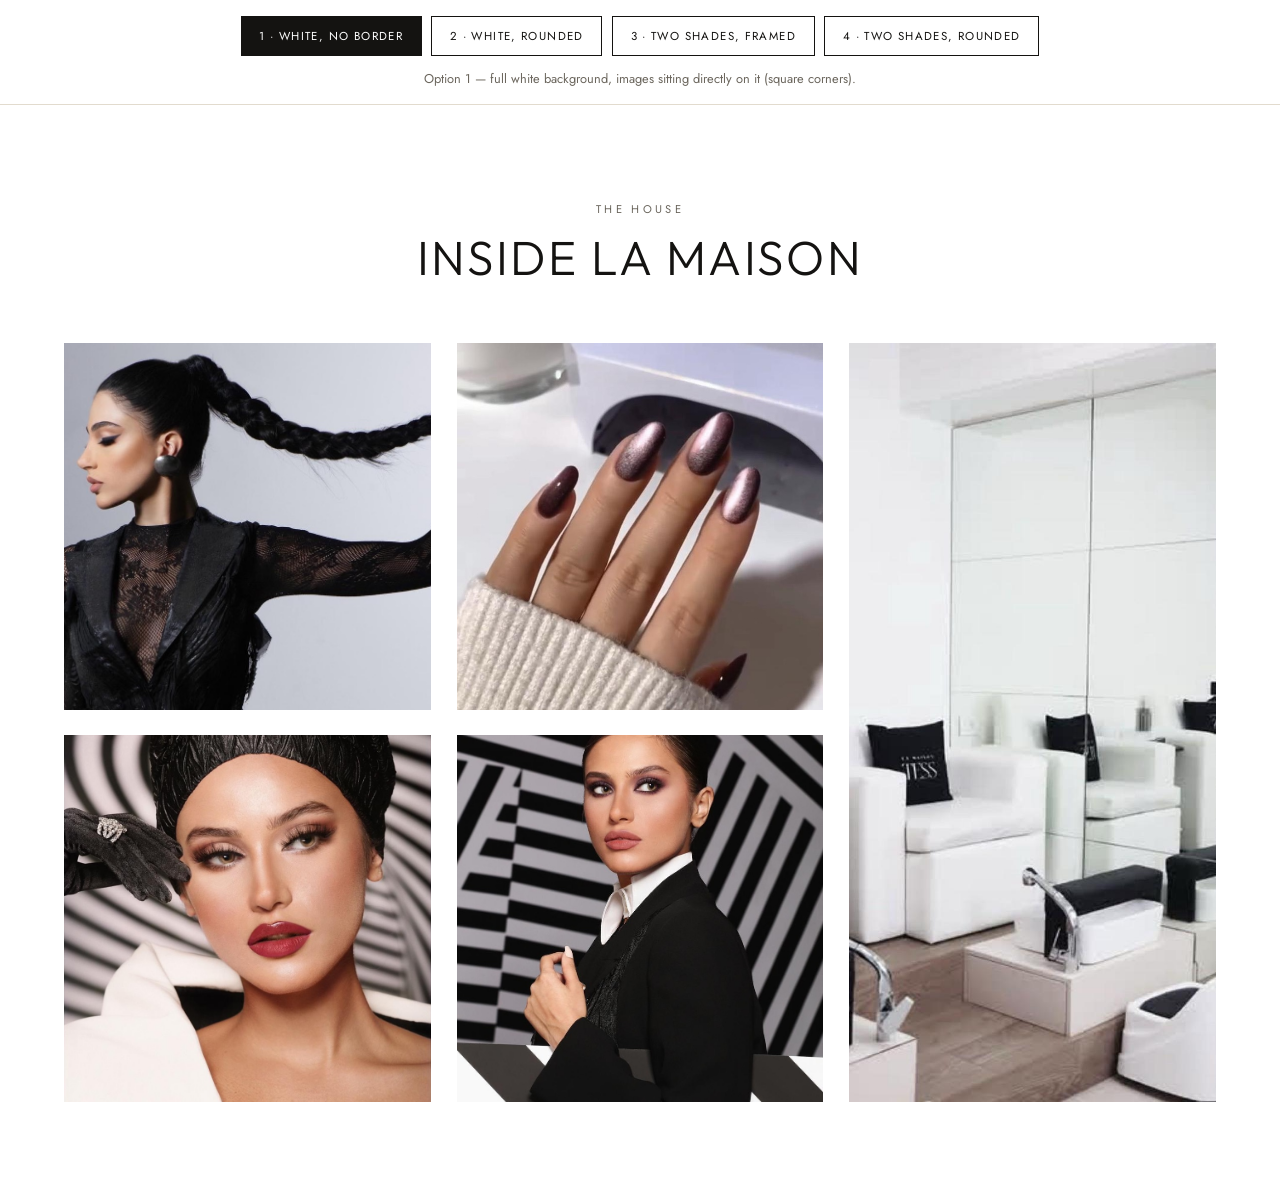
<file: gallery_test.html>
<!DOCTYPE html>
<html lang="en">
<head>
<meta charset="UTF-8" />
<meta name="viewport" content="width=device-width, initial-scale=1.0" />
<title>Gallery options — La Maison Tess</title>

<link rel="preconnect" href="https://fonts.googleapis.com" />
<link rel="preconnect" href="https://fonts.gstatic.com" crossorigin />
<link href="https://fonts.googleapis.com/css2?family=Cormorant+Garamond:wght@300;400;500&family=Jost:wght@300;400;500&family=Outfit:wght@200;300;400;500&display=swap" rel="stylesheet" />

<style>
:root{
  --ink:#141311;
  --muted:#6b665d;
  --line:#e2dbce;

  /* pure white vs. a second, warmer shade */
  --white:#ffffff;
  --shade:#efe9e0;     /* second shade of white for backgrounds */
  --frame:#ffffff;     /* frame colour against the shade */

  --display:'Outfit', system-ui, sans-serif;
  --editor:'Cormorant Garamond', Georgia, serif;
  --sans:'Jost', system-ui, sans-serif;
}

*{ margin:0; padding:0; box-sizing:border-box; }
body{ font-family:var(--sans); color:var(--ink); background:var(--white); -webkit-font-smoothing:antialiased; }
img{ display:block; max-width:100%; }

/* ---------------- SWITCHER ---------------- */
.switcher{
  position:sticky; top:0; z-index:50;
  display:flex; flex-wrap:wrap; gap:.6rem; justify-content:center;
  padding:1rem; background:rgba(255,255,255,.92); backdrop-filter:blur(10px);
  border-bottom:1px solid var(--line);
}
.switcher button{
  font-family:var(--sans); cursor:pointer;
  font-size:.72rem; letter-spacing:.12em; text-transform:uppercase;
  padding:.7rem 1.1rem; border:1px solid var(--ink); background:transparent; color:var(--ink);
  transition:background .25s, color .25s;
}
.switcher button.is-active{ background:var(--ink); color:#fff; }
.switcher__note{ width:100%; text-align:center; font-size:.8rem; color:var(--muted); margin-top:.2rem; }

/* ---------------- GALLERY ---------------- */
.demo{ padding:clamp(3rem,8vw,6rem) clamp(1.15rem,5vw,4rem); transition:background .3s; }
.demo__head{ text-align:center; margin-bottom:clamp(2rem,5vw,3.5rem); }
.demo__eyebrow{ font-size:.7rem; letter-spacing:.3em; text-transform:uppercase; color:var(--muted); }
.demo__title{
  font-family:var(--display); font-weight:300; text-transform:uppercase;
  font-size:clamp(1.8rem,6vw,3rem); letter-spacing:.05em; margin-top:.6rem;
}

.grid{
  max-width:1200px; margin-inline:auto;
  display:grid; grid-template-columns:repeat(2,1fr); gap:clamp(.8rem,2.5vw,1.6rem);
}
@media (min-width:720px){ .grid{ grid-template-columns:repeat(3,1fr); } }
@media (min-width:1000px){
  .grid{ grid-template-columns:repeat(6,1fr); }
  /* feature the centre image across two columns for an editorial feel */
  .grid figure:nth-child(1){ grid-column:span 2; }
  .grid figure:nth-child(2){ grid-column:span 2; }
  .grid figure:nth-child(3){ grid-column:span 2; grid-row:span 2; }
  .grid figure:nth-child(4){ grid-column:span 2; }
  .grid figure:nth-child(5){ grid-column:span 2; }
}
.grid figure{ margin:0; }
.grid img{
  width:100%; height:100%; aspect-ratio:1/1; object-fit:cover;
  transition:transform .5s cubic-bezier(.22,.61,.36,1);
}
@media (hover:hover){ .grid figure:hover img{ transform:scale(1.03); } }

/* ===== OPTION 1 — pure white bg, images directly on it, square ===== */
body[data-opt="1"] .demo{ background:var(--white); }
body[data-opt="1"] .grid img{ border:0; border-radius:0; box-shadow:none; }

/* ===== OPTION 2 — pure white bg, rounded corners ===== */
body[data-opt="2"] .demo{ background:var(--white); }
body[data-opt="2"] .grid img{ border:0; border-radius:16px; box-shadow:none; }

/* ===== OPTION 3 — two shades, white frame, square ===== */
body[data-opt="3"] .demo{ background:var(--shade); }
body[data-opt="3"] .grid img{
  border:10px solid var(--frame); border-radius:0;
  box-shadow:0 14px 30px -18px rgba(20,19,17,.35);
}

/* ===== OPTION 4 — two shades, white frame, rounded ===== */
body[data-opt="4"] .demo{ background:var(--shade); }
body[data-opt="4"] .grid img{
  border:10px solid var(--frame); border-radius:16px;
  box-shadow:0 14px 30px -18px rgba(20,19,17,.35);
}
</style>
</head>
<body data-opt="1">

<div class="switcher">
  <button data-set="1" class="is-active">1 · White, no border</button>
  <button data-set="2">2 · White, rounded</button>
  <button data-set="3">3 · Two shades, framed</button>
  <button data-set="4">4 · Two shades, rounded</button>
  <p class="switcher__note" id="note">Option 1 — full white background, images sitting directly on it (square corners).</p>
</div>

<section class="demo">
  <header class="demo__head">
    <p class="demo__eyebrow">The House</p>
    <h2 class="demo__title">Inside La Maison</h2>
  </header>
  <div class="grid">
    <figure><img src="assets/img/gallery00001.jpeg" alt="Inside La Maison Tess" /></figure>
    <figure><img src="assets/img/gallery00002.jpeg" alt="Inside La Maison Tess" /></figure>
    <figure><img src="assets/img/gallery00003.jpeg" alt="Inside La Maison Tess" /></figure>
    <figure><img src="assets/img/gallery00004.jpeg" alt="Inside La Maison Tess" /></figure>
    <figure><img src="assets/img/gallery00005.jpeg" alt="Inside La Maison Tess" /></figure>
  </div>
</section>

<script>
  var notes = {
    "1": "Option 1 — full white background, images sitting directly on it (square corners).",
    "2": "Option 2 — full white background, images with rounded corners.",
    "3": "Option 3 — two shades of white: a soft background with a white frame around each square image.",
    "4": "Option 4 — two shades of white with a white frame and rounded corners."
  };
  var buttons = document.querySelectorAll('.switcher button');
  var note = document.getElementById('note');
  buttons.forEach(function (b) {
    b.addEventListener('click', function () {
      var opt = b.getAttribute('data-set');
      document.body.setAttribute('data-opt', opt);
      buttons.forEach(function (x) { x.classList.remove('is-active'); });
      b.classList.add('is-active');
      note.textContent = notes[opt];
    });
  });
</script>
</body>
</html>
</file>
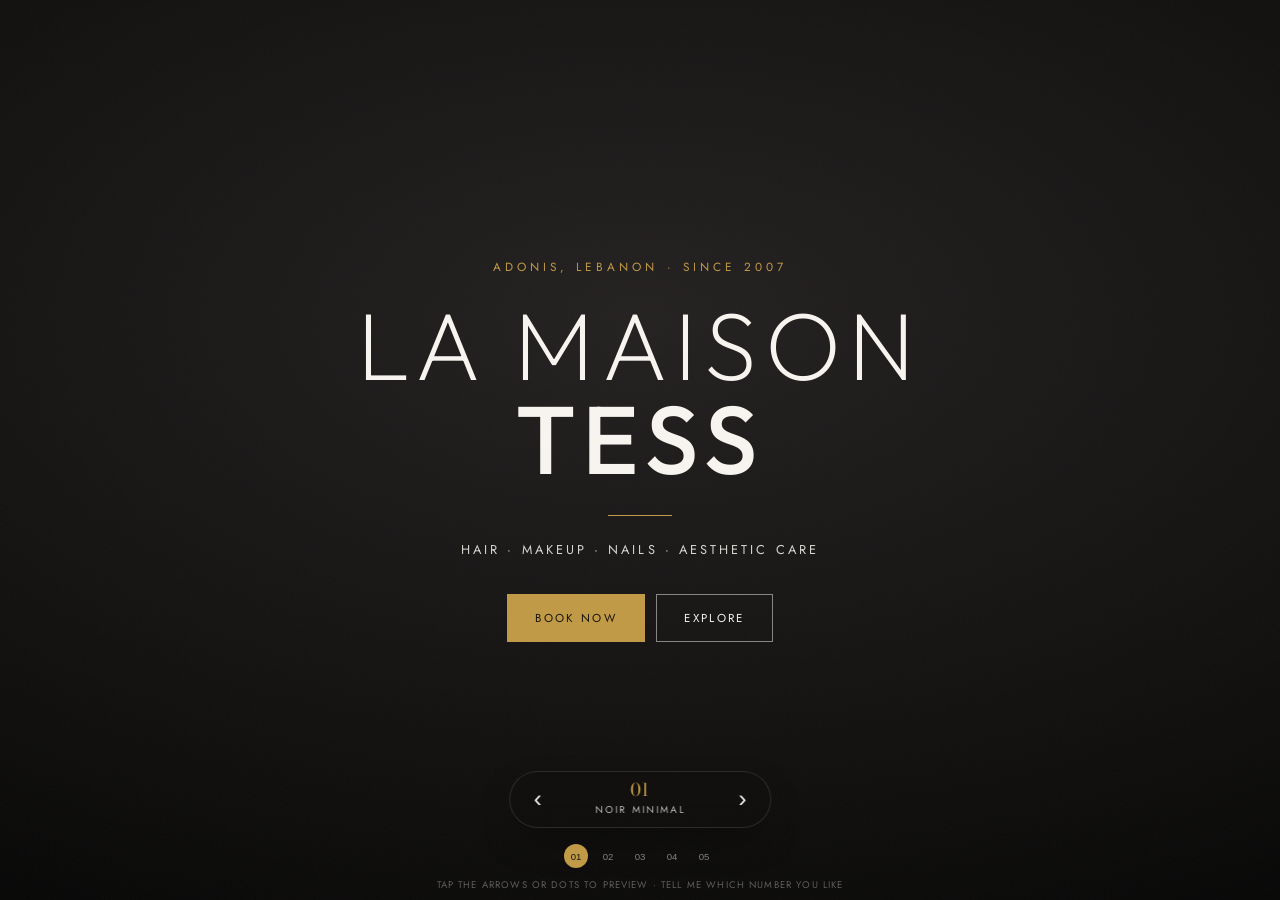
<file: heroes.html>
<!DOCTYPE html>
<html lang="en">
<head>
<meta charset="UTF-8" />
<meta name="viewport" content="width=device-width, initial-scale=1.0" />
<title>La Maison Tess — Hero Options</title>
<link rel="icon" type="image/png" href="assets/img/logo.png" />
<link rel="preconnect" href="https://fonts.googleapis.com" />
<link rel="preconnect" href="https://fonts.gstatic.com" crossorigin />
<link href="https://fonts.googleapis.com/css2?family=Bodoni+Moda:opsz,wght@6..96,400;6..96,500&family=Cormorant+Garamond:ital,wght@0,300;0,400;0,500;1,300;1,400&family=Jost:wght@300;400;500&family=Outfit:wght@200;300;400;500&display=swap" rel="stylesheet" />
<link rel="stylesheet" href="assets/css/heroes.css" />
</head>
<body>

<div class="stage" id="stage">

  <!-- 01 · NOIR MINIMAL -->
  <section class="hv hv--noir is-active" data-name="Noir Minimal">
    <div class="hv__center">
      <p class="hv-eyebrow">Adonis, Lebanon · Since 2007</p>
      <h1 class="hv-word">La Maison<br><span>Tess</span></h1>
      <span class="hv-rule"></span>
      <p class="hv-sub">Hair · Makeup · Nails · Aesthetic Care</p>
      <div class="hv-cta"><a class="hbtn hbtn--gold" href="#">Book Now</a><a class="hbtn hbtn--ghost-d" href="#">Explore</a></div>
    </div>
  </section>

  <!-- 02 · IVORY EDITORIAL -->
  <section class="hv hv--ivory" data-name="Ivory Editorial">
    <span class="hv-corner hv-corner--tl">01 — Adonis</span>
    <span class="hv-corner hv-corner--tr">Est. 2007</span>
    <div class="hv__frame"></div>
    <div class="hv__center">
      <p class="hv-eyebrow hv-eyebrow--ink">The Art of Beauty</p>
      <h1 class="hv-word hv-word--ink">La Maison<br><span>Tess</span></h1>
      <p class="hv-sub hv-sub--ink">Hair · Makeup · Nails · Aesthetic Care</p>
      <div class="hv-cta"><a class="hbtn hbtn--ink" href="#">Book an Appointment</a></div>
    </div>
  </section>

  <!-- 08 · REEDED IVORY -->
  <section class="hv hv--reeded" data-name="Reeded Ivory">
    <div class="hv__center">
      <p class="hv-eyebrow hv-eyebrow--ink">The Art of Beauty</p>
      <h1 class="hv-word hv-word--ink">La Maison Tess</h1>
      <p class="hv-sub hv-sub--ink">Hair · Makeup · Nails · Aesthetic Care</p>
      <div class="hv-cta"><a class="hbtn hbtn--ink" href="#">Book an Appointment</a></div>
    </div>
  </section>

  <!-- 09 · SPOTLIGHT CHARCOAL -->
  <section class="hv hv--spot" data-name="Spotlight">
    <div class="hv__center">
      <p class="hv-eyebrow">Adonis, Lebanon · Since 2007</p>
      <h1 class="hv-word hv-word--serif hv-word--light">La Maison Tess</h1>
      <span class="hv-rule"></span>
      <p class="hv-sub">The Art of Beauty</p>
      <div class="hv-cta"><a class="hbtn hbtn--gold" href="#">Book Now</a><a class="hbtn hbtn--ghost-d" href="#">Explore</a></div>
    </div>
  </section>

  <!-- 10 · GRAND TYPE -->
  <section class="hv hv--grand" data-name="Grand Type">
    <span class="grand__watermark" aria-hidden="true">TESS</span>
    <div class="grand__content">
      <p class="hv-eyebrow hv-eyebrow--ink">La Maison · Adonis · Since 2007</p>
      <h1 class="grand__title">THE ART<br>OF BEAUTY</h1>
      <p class="hv-sub hv-sub--ink">Hair · Makeup · Nails · Aesthetic Care</p>
      <div class="hv-cta"><a class="hbtn hbtn--ink" href="#">Book Now</a><a class="hbtn hbtn--ghost" href="#">View Menu</a></div>
    </div>
  </section>

</div>

<!-- ===== Switcher ===== -->
<div class="switch">
  <button class="switch__arrow" id="prev" aria-label="Previous hero">‹</button>
  <div class="switch__mid">
    <span class="switch__num" id="num">01</span>
    <span class="switch__name" id="name">Noir Minimal</span>
  </div>
  <button class="switch__arrow" id="next" aria-label="Next hero">›</button>
</div>
<div class="dots" id="dots" role="tablist" aria-label="Hero options"></div>
<p class="switch__hint">Tap the arrows or dots to preview · tell me which number you like</p>

<script src="assets/js/heroes.js"></script>
</body>
</html>
</file>
<file: assets/css/styles.css>
/* =============================================================
   LA MAISON TESS — The Art of Beauty
   Mobile-first · luxury editorial · B&W led, with colour photos
   Bodoni Moda · Cormorant Garamond · Jost
   ============================================================= */

:root{
  --ink:        #141311;
  --ink-soft:   #211f1c;
  --paper:      #f7f4ef;   /* warm ivory */
  --paper-2:    #efe9e0;
  --white:      #ffffff;
  --line:       #e2dbce;
  --line-dark:  rgba(255,255,255,.14);
  --muted:      #6b665d;
  --muted-2:    #948d80;
  --muted-light:rgba(247,244,239,.66);
  --accent:      #141311;  /* accent on light backgrounds (monochrome ink) */
  --accent-light:#f7f4ef;  /* accent on dark backgrounds (warm ivory) */
  --star:       #e7d8a4;   /* soft pale yellow — stars only */
  --wa:         #25d366;
  --fb:         #1877f2;
  --ig:         #e1306c;

  --display:'Outfit', system-ui, -apple-system, sans-serif;
  --serif:  'Bodoni Moda', Georgia, 'Times New Roman', serif;
  --editor: 'Cormorant Garamond', Georgia, serif;
  --sans:   'Jost', system-ui, -apple-system, sans-serif;

  --maxw: 1200px;
  --ease: cubic-bezier(.22,.61,.36,1);
  --pad: clamp(1.15rem, 5vw, 4rem);
  --navh: 60px;
  --barh: 64px; /* mobile action bar */
}

*{ margin:0; padding:0; box-sizing:border-box; }
html{ scroll-behavior:smooth; -webkit-text-size-adjust:100%; scroll-padding-top:70px; overflow-x:clip; }
@media (prefers-reduced-motion: reduce){ html{ scroll-behavior:auto; } }

body{
  font-family:var(--sans);
  background:var(--paper);
  color:var(--ink);
  font-weight:300;
  line-height:1.6;
  font-size:16px;
  letter-spacing:.01em;
  overflow-x:clip;
  -webkit-font-smoothing:antialiased;
  text-rendering:optimizeLegibility;
}

img{ display:block; max-width:100%; height:auto; }
a{ color:inherit; text-decoration:none; }
button{ font-family:inherit; cursor:pointer; border:none; background:none; color:inherit; }
::selection{ background:var(--ink); color:var(--paper); }

.container{ width:100%; max-width:var(--maxw); margin-inline:auto; padding-inline:var(--pad); }

.skip-link{ position:fixed; top:-100px; left:1rem; z-index:300; background:var(--ink); color:var(--paper); padding:.7rem 1.1rem; font-size:.78rem; letter-spacing:.12em; text-transform:uppercase; transition:top .25s var(--ease); }
.skip-link:focus{ top:1rem; }
:focus-visible{ outline:2px solid var(--accent); outline-offset:3px; }

/* ---------- type primitives ---------- */
.eyebrow{
  font-size:.7rem; font-weight:400; letter-spacing:.3em; text-transform:uppercase;
  color:var(--accent);
}
.eyebrow--light{ color:var(--accent-light); }

.display{
  font-family:var(--display); font-weight:300;
  font-size:clamp(1.85rem, 7vw, 3.4rem); line-height:1.12; letter-spacing:.05em;
  text-transform:uppercase; color:var(--ink);
}
.display em{ font-style:normal; font-weight:400; }
.display--light{ color:var(--paper); }

.section{ padding-block:clamp(3.5rem, 11vw, 8rem); }
.section-head{ max-width:640px; margin-bottom:clamp(2rem,5vw,3.5rem); }
.section-head .display{ margin-top:.7rem; }
.section-head__sub{ color:var(--muted); font-size:1rem; margin-top:1rem; }
.section-head--center{ margin-inline:auto; text-align:center; }
.section-head--center .section-head__sub{ margin-inline:auto; }

/* ---------- buttons ---------- */
.btn{
  --bg:var(--ink); --fg:var(--paper);
  display:inline-flex; align-items:center; justify-content:center; gap:.55rem;
  background:var(--bg); color:var(--fg);
  font-size:.76rem; font-weight:400; letter-spacing:.18em; text-transform:uppercase;
  padding:1.05rem 1.7rem; min-height:50px;
  border:1px solid var(--bg);
  transition:transform .15s var(--ease), opacity .25s, background-color .3s, color .3s, border-color .3s;
  white-space:nowrap;
}
.btn:active{ transform:scale(.97); }
.btn__ic{ width:17px; height:17px; fill:currentColor; }
.btn--small{ padding:.65rem 1.25rem; min-height:auto; font-size:.68rem; letter-spacing:.16em; }

.btn--light{ --bg:var(--paper); --fg:var(--ink); border-color:var(--paper); }
.btn--ghost{ --bg:transparent; --fg:var(--ink); border-color:var(--ink); }
.btn--ghost-light{ --bg:transparent; --fg:var(--paper); border-color:rgba(247,244,239,.55); }
.btn--dark{ --bg:var(--ink); --fg:var(--paper); border-color:var(--ink); }
.btn--google{ --bg:var(--white); --fg:#3c4043; border-color:var(--line); box-shadow:0 1px 2px rgba(0,0,0,.06); }
.g-icon{ width:18px; height:18px; }

@media (hover:hover){
  .btn:hover{ opacity:.82; }
  .btn--ghost:hover{ background:var(--ink); color:var(--paper); opacity:1; }
  .btn--ghost-light:hover{ background:var(--paper); color:var(--ink); opacity:1; }
  .btn--google:hover{ box-shadow:0 3px 10px rgba(0,0,0,.12); opacity:1; }
}

/* =============================================================
   NAV — always solid & legible
   ============================================================= */
.nav{
  position:sticky; top:0; z-index:100;
  background:transparent;
  border-bottom:1px solid transparent;
  transition:background-color .45s var(--ease), backdrop-filter .45s, border-color .45s, box-shadow .45s;
}
.nav.is-scrolled{
  background:rgba(247,244,239,.9);
  backdrop-filter:saturate(150%) blur(14px);
  border-bottom-color:var(--line);
  box-shadow:0 4px 24px -16px rgba(0,0,0,.3);
}
.nav__inner{
  max-width:var(--maxw); margin-inline:auto; height:var(--navh);
  padding-inline:var(--pad); display:flex; align-items:center; gap:1rem;
}
.nav__brand{ display:flex; align-items:center; gap:.55rem; }
.nav__logo{ height:60px; width:auto; display:block; }
.nav__links{ display:none; }
.nav__cta{ margin-left:auto; }

/* typographic wordmark (Option A) */
.wordmark{
  font-family:var(--display); font-weight:300;
  font-size:.82rem; letter-spacing:.2em; text-transform:uppercase;
  color:var(--ink); white-space:nowrap; line-height:1;
}
.wordmark b{ font-weight:500; }
@media (min-width:480px){ .wordmark{ font-size:.92rem; letter-spacing:.26em; } }

/* narrow phones only: drop the text wordmark, center the logo image */
@media (max-width:560px){
  .nav__inner{ position:relative; }
  .nav__brand{
    position:absolute; left:50%; top:50%;
    transform:translate(-50%,-50%); gap:0;
  }
  .wordmark{ display:none; }
}

.nav__toggle{ position:relative; z-index:101; display:flex; flex-direction:column; gap:6px; padding:.45rem; margin-right:.2rem; }
.nav__toggle span{ width:24px; height:1.6px; background:var(--ink); transition:transform .35s var(--ease), opacity .3s, background-color .3s; }

/* hamburger → white X when the dark menu is open */
body.menu-open .nav__toggle span{ background:var(--paper); }
body.menu-open .nav__toggle span:nth-child(1){ transform:translateY(3.8px) rotate(45deg); }
body.menu-open .nav__toggle span:nth-child(2){ transform:translateY(-3.8px) rotate(-45deg); }

/* desktop nav — centered logo */
@media (min-width:860px){
  .nav__toggle{ display:none; }
  .nav__inner{
    display:grid;
    grid-template-columns:1fr auto 1fr;
    grid-template-areas:"links brand cta";
    align-items:center; gap:0;
  }
  .nav__links{
    grid-area:links; display:flex; gap:1.6rem; justify-content:flex-start;
  }
  .nav__brand{
    grid-area:brand; justify-self:center; margin:0;
  }
  .nav__cta{
    grid-area:cta; justify-self:flex-end; margin:0;
  }
  .nav__links a{ font-size:.74rem; letter-spacing:.18em; text-transform:uppercase; position:relative; padding-block:.3rem; }
  .nav__links a::after{ content:""; position:absolute; left:0; bottom:0; height:1px; width:100%; background:var(--accent); transform:scaleX(0); transform-origin:right; transition:transform .35s var(--ease); }
  .nav__links a:hover::after{ transform:scaleX(1); transform-origin:left; }
}

/* mobile menu */
.mobilemenu{
  position:fixed; inset:0; z-index:99; background:var(--ink); color:var(--paper);
  padding:calc(var(--navh) + 2rem) var(--pad) 2.5rem;
  display:flex; flex-direction:column; gap:1.5rem;
  transform:translateX(100%); transition:transform .45s var(--ease);
  visibility:hidden;
}
.mobilemenu.is-open{ transform:translateX(0); visibility:visible; }
.mobilemenu__links{ display:flex; flex-direction:column; }
.mobilemenu__links a{
  font-family:var(--display); font-size:1.6rem; font-weight:300; letter-spacing:.04em; text-transform:uppercase;
  display:flex; align-items:baseline; gap:1rem; padding:1rem 0;
  border-bottom:1px solid var(--line-dark);
}
.mobilemenu__links .idx{ font-size:.72rem; font-family:var(--sans); letter-spacing:.2em; color:var(--accent-light); }
.mobilemenu__cta{ margin-top:auto; }
body.menu-open{ overflow:hidden; }

/* =============================================================
   HERO
   ============================================================= */
.hero{
  position:relative; min-height:100svh;
  margin-top:calc(-1 * var(--navh));
  display:flex; align-items:center; justify-content:center; text-align:center;
  padding:calc(var(--navh) + 2.5rem) var(--pad) 3rem;
  color:var(--ink); overflow:hidden;
  background:repeating-linear-gradient(90deg, #f5f2ec 0 13px, #e8e2d7 13px 14px, #f5f2ec 14px 27px);
}
.hero::before{ content:""; position:absolute; inset:0; z-index:1;
  background:radial-gradient(78% 68% at 50% 44%, rgba(247,244,239,.92), rgba(247,244,239,.35) 60%, transparent 78%); }
.hero__content{
  position:relative; z-index:2; max-width:660px; width:100%;
  background:rgba(247,244,239,.62); backdrop-filter:blur(3px);
  border:1px solid var(--line);
  padding:clamp(2.3rem,7vw,4rem) clamp(1.6rem,6vw,3.5rem);
}
.hero__eyebrow{ font-size:.7rem; letter-spacing:.32em; text-transform:uppercase; color:var(--accent); margin-bottom:1.3rem; }
.hero__title{
  font-family:var(--display); font-weight:200;
  font-size:clamp(2.6rem, 12vw, 5.4rem); line-height:.98; letter-spacing:.08em;
  text-transform:uppercase; margin:0; color:var(--ink);
}
.hero__title span{ font-weight:500; }
.hero__logo{ width:clamp(230px, 62vw, 380px); height:auto; margin-inline:auto; }
.hero__rule{ display:block; width:60px; height:1px; background:var(--accent); margin:1.6rem auto 0; }
.hero__sub{ font-size:.74rem; letter-spacing:.24em; text-transform:uppercase; color:var(--muted); margin:1.3rem 0 2rem; }
.hero__actions{ display:flex; flex-wrap:wrap; gap:.8rem; justify-content:center; }
.hero__actions .btn{ flex:1 1 auto; min-width:150px; }
@media (min-width:560px){ .hero__actions .btn{ flex:0 0 auto; } }

/* =============================================================
   INTRO
   ============================================================= */
.intro{ text-align:center; background:var(--ink); color:var(--paper); }
.intro .display{ color:var(--paper); }
.intro__inner{ max-width:640px; }
.intro__text{ font-family:var(--editor); font-size:clamp(1.25rem,3.6vw,1.7rem); line-height:1.5; color:var(--muted-light); margin-top:1rem; }
.intro__stats{ display:flex; justify-content:center; gap:clamp(1.5rem,8vw,4rem); margin-top:2.5rem; padding-top:2rem; border-top:1px solid var(--line-dark); }
.intro__stats b{ display:block; font-family:var(--serif); font-size:clamp(1.5rem,5vw,2.1rem); font-weight:500; line-height:1; color:var(--paper); }
.intro__stats i{ color:var(--star); font-style:normal; font-size:.7em; }
.intro__stats span{ display:block; font-size:.64rem; letter-spacing:.18em; text-transform:uppercase; color:var(--muted-light); margin-top:.5rem; }

/* =============================================================
   SERVICES
   ============================================================= */
.svc-grid{ display:grid; grid-template-columns:repeat(2,1fr); gap:1px; background:var(--line); border:1px solid var(--line); }
.svc{ background:var(--paper); padding:clamp(1.4rem,5vw,2.2rem) 1.1rem; text-align:center; transition:background-color .3s; }
.svc__icon{ display:inline-grid; place-items:center; width:54px; height:54px; border:1px solid var(--line); border-radius:50%; color:var(--ink); margin-bottom:1.1rem; }
.svc__icon svg{ width:25px; height:25px; }
.svc h3{ font-family:var(--display); font-weight:400; font-size:1.1rem; letter-spacing:.02em; margin-bottom:.4rem; }
.svc p{ font-size:.74rem; letter-spacing:.06em; color:var(--muted-2); text-transform:uppercase; }
.svc:active{ background:var(--paper-2); }
@media (hover:hover){ .svc:hover{ background:var(--paper-2); } .svc:hover .svc__icon{ border-color:var(--accent); color:var(--accent); } }
@media (min-width:680px){ .svc-grid{ grid-template-columns:repeat(4,1fr); } }

/* =============================================================
   EXPERIENCE (dark)
   ============================================================= */
.experience{ display:grid; grid-template-columns:1fr; background:var(--ink); color:var(--paper); }
.experience__media{ position:relative; overflow:hidden; background:var(--white); }
/* one fine line above the image to separate it from the beige section */
.experience__media::before{
  content:""; display:block; height:1px; background:var(--ink); opacity:.12;
}
.experience__media img{ width:100%; height:auto; display:block; }
.experience__panel{ padding:clamp(2.5rem,8vw,5rem) var(--pad); display:flex; flex-direction:column; }
.experience__panel .display{ margin:1rem 0 2rem; }
.pillars{ list-style:none; display:flex; flex-direction:column; gap:1.4rem; margin-bottom:2.2rem; }
.pillars li{ display:flex; gap:1.1rem; align-items:flex-start; padding-top:1.2rem; border-top:1px solid var(--line-dark); }
.pillars li > span{ font-family:var(--serif); font-style:italic; font-size:.95rem; color:var(--accent-light); flex-shrink:0; padding-top:.15rem; }
.pillars h3{ font-family:var(--display); font-weight:400; font-size:1.05rem; letter-spacing:.04em; text-transform:uppercase; margin-bottom:.3rem; }
.pillars p{ color:var(--muted-light); font-size:.88rem; }
.experience__panel .btn{ align-self:flex-start; }
@media (min-width:860px){
  .experience{ grid-template-columns:1fr 1fr; align-items:center; }
  .experience__panel{ justify-content:center; }
}

/* =============================================================
   MENU / PRICES
   ============================================================= */
.menu{ background:var(--paper); }
.menu__tabswrap{ margin-bottom:2.2rem; border-bottom:1px solid var(--line); overflow-x:auto; -webkit-overflow-scrolling:touch; scrollbar-width:none; }
.menu__tabswrap::-webkit-scrollbar{ display:none; }
.menu__tabs{ display:flex; gap:.2rem; width:max-content; min-width:100%; }
.menu__tab{
  font-size:.72rem; letter-spacing:.12em; text-transform:uppercase;
  padding:.85rem 1rem; color:var(--muted); position:relative; white-space:nowrap; transition:color .3s;
}
.menu__tab::after{ content:""; position:absolute; left:.6rem; right:.6rem; bottom:-1px; height:2px; background:var(--accent); transform:scaleX(0); transition:transform .3s var(--ease); }
.menu__tab.is-active{ color:var(--ink); }
.menu__tab.is-active::after{ transform:scaleX(1); }

.menu__panel{ display:none; }
.menu__panel.is-active{ display:block; animation:fadeUp .5s var(--ease) both; }
.menu__cols{ display:grid; grid-template-columns:1fr; gap:2rem; }
@media (min-width:720px){ .menu__cols{ grid-template-columns:1fr 1fr; gap:clamp(2.5rem,6vw,5rem); } .menu__cols--single{ grid-template-columns:minmax(0,640px); justify-content:center; } }

.menu__group h4{ font-size:.7rem; letter-spacing:.22em; text-transform:uppercase; color:var(--accent); margin:1.6rem 0 .9rem; padding-bottom:.6rem; border-bottom:1px solid var(--line); }
.menu__group h4:first-child{ margin-top:0; }
.pricelist{ list-style:none; }
.pricelist li{ display:flex; align-items:baseline; gap:.4rem; padding:.5rem 0; }
.pricelist li > span:first-child{ font-size:.98rem; color:var(--ink); }
.pricelist .dots{ flex:1; border-bottom:1px dotted var(--muted-2); opacity:.5; transform:translateY(-3px); min-width:1rem; }
.pricelist .price{ font-family:var(--serif); font-size:1rem; font-weight:500; white-space:nowrap; }
.pricelist--lux li{ padding:.7rem 0; border-bottom:1px solid var(--line); }
.pricelist--lux .price{ font-size:1.15rem; }
.menu__note{ margin-top:1.2rem; font-family:var(--editor); font-style:italic; font-size:1.1rem; color:var(--muted); }
.menu__foot{ display:flex; flex-wrap:wrap; gap:.8rem; justify-content:center; margin-top:3rem; padding-top:2.2rem; border-top:1px solid var(--line); }
.menu__foot .btn{ flex:1 1 240px; }
@media (min-width:560px){ .menu__foot .btn{ flex:0 0 auto; } }

/* =============================================================
   GALLERY — white background, rounded-corner grid
   ============================================================= */
.gallery{ overflow-x:clip; background:var(--paper); }

.fan{
  max-width:1100px; margin-inline:auto;
  display:grid; grid-template-columns:repeat(2,1fr); gap:clamp(.6rem,2vw,1.4rem);
}
/* first image spans the full width as a hero banner */
.fan__card:nth-child(1){ grid-column:1 / -1; }
.fan__card:nth-child(1) img{ aspect-ratio:16/7; object-position:center top; }
.fan__card:nth-child(4) img{ object-position:center top; }

.fan__card{ margin:0; overflow:hidden; border-radius:16px; }
.fan__card img{
  width:100%; height:100%; aspect-ratio:1/1; object-fit:cover;
  /* subtle unifying treatment — REMOVE this filter line to revert */
  filter:saturate(.8) brightness(1.03) contrast(.97) sepia(.06);
  transition:transform .5s var(--ease), filter .5s var(--ease);
}
@media (hover:hover){ .fan__card:hover img{ transform:scale(1.03); } }

/* =============================================================
   GIFTS (light · monochrome)
   ============================================================= */
.gifts{ background:var(--paper); }
.eyebrow--gift{ color:var(--accent); }
.gifts__inner{
  display:grid; grid-template-columns:1fr; gap:clamp(1.8rem,5vw,2.5rem);
  align-items:center;
}
@media (min-width:860px){
  .gifts__inner{ grid-template-columns:340px minmax(0,1fr); gap:clamp(1.5rem,3vw,2.5rem); }
  .gifts__media{ margin-inline:0; }
}

.gifts__media{ position:relative; width:100%; max-width:340px; margin-inline:auto; }
.gifts__media img{
  display:block;
  width:100%; aspect-ratio:713/1124; object-fit:cover;
  border:6px solid var(--white);
  box-shadow:0 22px 50px -22px rgba(20,19,17,.5);
}
.gifts__ribbon{
  position:absolute; top:-12px; left:-12px;
  font-family:var(--serif); font-size:.95rem; letter-spacing:.04em;
  color:var(--paper); background:var(--ink);
  padding:.55rem 1.4rem; border-radius:999px;
  box-shadow:0 10px 22px -10px rgba(20,19,17,.55);
}

.gifts__text{
  font-family:var(--editor); font-size:clamp(1.15rem,3vw,1.4rem);
  line-height:1.55; color:var(--muted); margin-top:1rem;
}
.gifts__points{ list-style:none; margin:1.6rem 0 2rem; display:grid; gap:.7rem; }
.gifts__points li{
  position:relative; padding-left:1.6rem;
  font-size:.82rem; letter-spacing:.12em; text-transform:uppercase; color:var(--ink);
}
.gifts__points li::before{
  content:""; position:absolute; left:0; top:.5em;
  width:8px; height:8px; border-radius:50%; background:var(--ink);
}
.gifts__note{
  font-size:.82rem; line-height:1.7; color:var(--muted);
  margin-bottom:1.8rem; max-width:46ch;
}
.gifts__note strong{ color:var(--ink); font-weight:500; }
.gifts__note a{ color:var(--ink); border-bottom:1px solid var(--line); white-space:nowrap; }
@media (hover:hover){ .gifts__note a:hover{ border-bottom-color:var(--ink); } }

.btn--gift{ background:var(--ink); color:var(--paper); border-color:var(--ink); }
@media (hover:hover){ .btn--gift:hover{ background:var(--ink-soft); opacity:1; } }

/* =============================================================
   REVIEWS (dark)
   ============================================================= */
.reviews{ background:var(--ink); color:var(--paper); }
.reviews .display{ color:var(--paper); }
.reviews__rating{ display:flex; align-items:center; justify-content:center; flex-wrap:wrap; gap:.6rem 1rem; margin-top:1.4rem; }
.reviews__score{ font-family:var(--serif); font-size:1.8rem; font-weight:500; }
.reviews__count{ font-size:.7rem; letter-spacing:.18em; text-transform:uppercase; color:var(--muted-light); width:100%; }
@media (min-width:560px){ .reviews__count{ width:auto; } }
.stars{ display:inline-flex; gap:.15rem; }
.stars svg{ width:19px; height:19px; fill:var(--star); }
.stars--sm svg{ width:14px; height:14px; }

.reviews__grid{ display:grid; grid-template-columns:1fr; gap:1rem; margin-top:clamp(2rem,5vw,3.5rem); }
.review{ border:1px solid var(--line-dark); padding:1.6rem; display:flex; flex-direction:column; gap:1rem; }
.review blockquote{ font-family:var(--editor); font-size:1.25rem; line-height:1.45; color:var(--paper); }
.review figcaption{ font-size:.68rem; letter-spacing:.2em; text-transform:uppercase; color:var(--accent-light); margin-top:auto; }
@media (min-width:760px){ .reviews__grid{ grid-template-columns:repeat(3,1fr); } }

.reviews__actions{ display:flex; flex-wrap:wrap; gap:.8rem; justify-content:center; margin-top:2.5rem; }
.reviews__actions .btn--ghost{ border-color:rgba(247,244,239,.4); color:var(--paper); }
@media (hover:hover){ .reviews__actions .btn--ghost:hover{ background:var(--paper); color:var(--ink); } }
.reviews__actions .btn{ flex:1 1 240px; }
@media (min-width:560px){ .reviews__actions .btn{ flex:0 0 auto; } }

/* =============================================================
   VISIT
   ============================================================= */
.visit__grid{ display:grid; grid-template-columns:1fr; gap:1.5rem; }
.visit__map{ aspect-ratio:4/3; border:1px solid var(--line); overflow:hidden; }
.visit__map iframe{ width:100%; height:100%; border:0; }
.visit__rows{ display:grid; gap:0; }
.visit__row{ display:grid; grid-template-columns:90px 1fr; gap:1rem; align-items:baseline; padding:1.1rem 0; border-top:1px solid var(--line); }
.visit__row:last-child{ border-bottom:1px solid var(--line); }
.visit__label{ font-size:.66rem; letter-spacing:.2em; text-transform:uppercase; color:var(--muted-2); }
.visit__value{ font-family:var(--editor); font-size:1.2rem; line-height:1.35; color:var(--ink); }

/* link grid — all contact links inline */
.links{ display:grid; grid-template-columns:repeat(2,1fr); gap:.6rem; margin-top:1.8rem; }
.link{
  display:flex; align-items:center; gap:.7rem; padding:.95rem 1rem;
  border:1px solid var(--line); background:var(--white);
  font-size:.78rem; letter-spacing:.06em; text-transform:uppercase; min-height:52px;
  transition:transform .15s var(--ease), border-color .3s, background-color .3s, color .3s;
}
.link:active{ transform:scale(.98); }
.link svg{ width:20px; height:20px; flex-shrink:0; fill:currentColor; }
.link--call svg, .link--map svg{ fill:none; }
.link--wa{ color:var(--wa); }
.link--ig{ color:var(--ig); }
.link--fb{ color:var(--fb); }
.link--call{ color:var(--ink); }
.link--map{ color:var(--ink); }
.link--g{ color:#3c4043; }
.link span{ color:var(--ink); }
@media (hover:hover){
  .link--wa:hover{ background:var(--wa); border-color:var(--wa); } .link--wa:hover span, .link--wa:hover{ color:#fff; }
  .link--ig:hover{ background:var(--ig); border-color:var(--ig); } .link--ig:hover span, .link--ig:hover{ color:#fff; }
  .link--fb:hover{ background:var(--fb); border-color:var(--fb); } .link--fb:hover span, .link--fb:hover{ color:#fff; }
  .link--call:hover, .link--map:hover, .link--g:hover{ border-color:var(--ink); }
}
@media (min-width:480px){ .links{ grid-template-columns:repeat(3,1fr); } }

@media (min-width:860px){
  .visit__grid{ grid-template-columns:1.1fr 1fr; align-items:start; }
  .visit__map{ aspect-ratio:auto; height:100%; min-height:440px; }
}

/* =============================================================
   FOOTER
   ============================================================= */
.footer{ background:var(--ink); color:var(--paper); padding-block:clamp(2.5rem,7vw,4rem); text-align:center; }

/* founder block */
.founder{
  display:grid; grid-template-columns:1fr; gap:clamp(1.4rem,4vw,2.5rem);
  align-items:center; justify-items:center; text-align:center;
  max-width:760px; margin:0 auto clamp(2.5rem,6vw,4rem);
  padding-bottom:clamp(2.5rem,6vw,4rem); border-bottom:1px solid var(--line-dark);
}
.founder__img{
  width:clamp(150px,40vw,190px); aspect-ratio:1039/1280; object-fit:cover;
  border:5px solid rgba(247,244,239,.1);
}
.founder__name{
  font-family:var(--serif); font-weight:500; font-size:clamp(1.4rem,4vw,1.9rem);
  color:var(--paper); margin:.5rem 0 .8rem;
}
.founder__bio{
  font-family:var(--editor); font-size:1.15rem; line-height:1.5; color:var(--muted-light);
}
@media (min-width:680px){
  .founder{ grid-template-columns:auto 1fr; text-align:left; justify-items:start; }
  .founder__text{ text-align:left; }
}
.footer__inner{ display:flex; flex-direction:column; align-items:center; gap:1.1rem; }
.footer__logo{ color:var(--paper); }
.wordmark--lg{ font-size:1.15rem; letter-spacing:.3em; }
.footer__tagline{ font-size:.68rem; letter-spacing:.2em; text-transform:uppercase; color:var(--muted-light); }
.footer__social{ display:flex; gap:.7rem; margin-top:.4rem; }
.social{ width:44px; height:44px; display:grid; place-items:center; border:1px solid var(--line-dark); border-radius:50%; color:var(--paper); transition:transform .25s var(--ease), background-color .3s, border-color .3s; }
.social svg{ width:18px; height:18px; fill:currentColor; }
.social:active{ transform:scale(.94); }
@media (hover:hover){
  .social--ig:hover{ background:var(--ig); border-color:var(--ig); }
  .social--fb:hover{ background:var(--fb); border-color:var(--fb); }
  .social--wa:hover{ background:var(--wa); border-color:var(--wa); }
}
.footer__base{ font-size:.64rem; letter-spacing:.12em; text-transform:uppercase; color:var(--muted-light); margin-top:.6rem; }

/* =============================================================
   MOBILE STICKY ACTION BAR
   ============================================================= */
.actionbar{
  position:fixed; left:0; right:0; bottom:0; z-index:95;
  display:grid; grid-template-columns:auto 1fr; gap:.6rem;
  padding:.6rem var(--pad) calc(.6rem + env(safe-area-inset-bottom));
  background:rgba(247,244,239,.94); backdrop-filter:blur(14px);
  border-top:1px solid var(--line);
  transform:translateY(130%); transition:transform .4s var(--ease);
}
.actionbar.is-visible{ transform:translateY(0); }
.actionbar__btn{ display:inline-flex; align-items:center; justify-content:center; gap:.5rem; min-height:50px; font-size:.76rem; letter-spacing:.14em; text-transform:uppercase; }
.actionbar__btn svg{ width:19px; height:19px; }
.actionbar__call{ padding:0 1.2rem; border:1px solid var(--ink); color:var(--ink); }
.actionbar__call svg{ fill:none; stroke:currentColor; }
.actionbar__book{ background:var(--wa); color:#fff; fill:#fff; }
.actionbar__btn:active{ transform:scale(.98); }
body{ padding-bottom:0; }
@media (min-width:860px){ .actionbar{ display:none; } }

/* keep content clear of the bar on mobile */
@media (max-width:859px){ .footer{ padding-bottom:calc(clamp(2.5rem,7vw,4rem) + var(--barh)); } }

/* =============================================================
   REVEAL
   ============================================================= */
.reveal{ opacity:0; transform:translateY(22px); transition:opacity .8s var(--ease), transform .8s var(--ease); }
.reveal.is-in{ opacity:1; transform:none; }
.reveal[data-delay="1"]{ transition-delay:.08s; }
.reveal[data-delay="2"]{ transition-delay:.16s; }
.reveal[data-delay="3"]{ transition-delay:.24s; }
@keyframes fadeUp{ from{ opacity:0; transform:translateY(14px);} to{ opacity:1; transform:none;} }
@media (prefers-reduced-motion: reduce){
  .reveal{ opacity:1 !important; transform:none !important; }
  *{ animation-duration:.001ms !important; transition-duration:.001ms !important; }
}
</file>
<file: assets/css/heroes.css>
/* =============================================================
   LA MAISON TESS — Hero playground (10 options)
   Luxury · black & white led · whisper of champagne gold
   ============================================================= */
:root{
  --ink:#141311; --ink-2:#0e0d0c; --paper:#f7f4ef; --paper-2:#efe9e0;
  --gold:#c19a48; --gold-soft:#d8bd7e; --line:#e2dbce; --muted:#6b665d;
  --display:'Outfit', system-ui, sans-serif;
  --serif:'Bodoni Moda', Georgia, serif;
  --editor:'Cormorant Garamond', Georgia, serif;
  --sans:'Jost', system-ui, sans-serif;
  --ease:cubic-bezier(.22,.61,.36,1);
}
*{ margin:0; padding:0; box-sizing:border-box; }
body{ font-family:var(--sans); background:#000; color:var(--paper); overflow:hidden; -webkit-font-smoothing:antialiased; }
a{ color:inherit; text-decoration:none; }
img{ display:block; max-width:100%; }

.stage{ position:fixed; inset:0; }

/* ---- shared hero shell ---- */
.hv{ position:absolute; inset:0; display:none; align-items:center; justify-content:center; padding:clamp(1.5rem,6vw,4rem); text-align:center; overflow:hidden; }
.hv.is-active{ display:flex; animation:hvIn .7s var(--ease) both; }
@keyframes hvIn{ from{ opacity:0; } to{ opacity:1; } }
.hv__center{ position:relative; z-index:3; max-width:760px; }

/* shared type */
.hv-eyebrow{ font-family:var(--sans); font-size:clamp(.62rem,2.2vw,.74rem); letter-spacing:.34em; text-transform:uppercase; color:var(--gold); margin-bottom:1.4rem; }
.hv-eyebrow--ink{ color:var(--gold); }
.hv-word{ font-family:var(--display); font-weight:200; text-transform:uppercase; letter-spacing:.08em; line-height:.98; font-size:clamp(2.6rem,12vw,6rem); color:var(--paper); }
.hv-word span{ font-weight:500; }
.hv-word--ink{ color:var(--ink); }
.hv-word--light{ color:var(--paper); }
.hv-word--serif{ font-family:var(--serif); font-weight:500; text-transform:none; letter-spacing:.01em; font-size:clamp(2.4rem,10vw,5rem); }
.hv-sub{ font-family:var(--sans); font-size:clamp(.66rem,2.4vw,.8rem); letter-spacing:.24em; text-transform:uppercase; color:rgba(247,244,239,.86); margin-top:1.5rem; }
.hv-sub--ink{ color:var(--muted); }
.hv-rule{ display:block; width:64px; height:1px; background:var(--gold); margin:1.8rem auto 0; }
.hv-rule--ink{ background:var(--gold); }
.hv-logo{ width:clamp(200px,42vw,340px); height:auto; margin-inline:auto; }
.hv-logo--sm{ width:clamp(150px,30vw,230px); }

.hv-cta{ display:flex; flex-wrap:wrap; gap:.7rem; justify-content:center; margin-top:2.2rem; }
.hbtn{ display:inline-flex; align-items:center; justify-content:center; min-height:48px; padding:.9rem 1.7rem; font-family:var(--sans); font-size:.72rem; letter-spacing:.2em; text-transform:uppercase; border:1px solid transparent; transition:transform .15s var(--ease), opacity .25s, background-color .3s, color .3s; }
.hbtn:active{ transform:scale(.97); }
.hbtn--gold{ background:var(--gold); color:#1a160c; }
.hbtn--ink{ background:var(--ink); color:var(--paper); }
.hbtn--ghost{ border-color:var(--ink); color:var(--ink); }
.hbtn--ghost-d{ border-color:rgba(247,244,239,.5); color:var(--paper); }
@media (hover:hover){ .hbtn:hover{ opacity:.85; } }

/* =============================================================
   01 · NOIR MINIMAL
   ============================================================= */
.hv--noir{ background:radial-gradient(120% 90% at 50% 35%, #232020 0%, var(--ink-2) 60%, #000 100%); }
.hv--noir::after{ content:""; position:absolute; inset:0; background:url("data:image/svg+xml,%3Csvg xmlns='http://www.w3.org/2000/svg' width='140' height='140'%3E%3Cfilter id='n'%3E%3CfeTurbulence type='fractalNoise' baseFrequency='.9' numOctaves='2'/%3E%3C/filter%3E%3Crect width='100%25' height='100%25' filter='url(%23n)' opacity='.04'/%3E%3C/svg%3E"); pointer-events:none; }

/* =============================================================
   02 · IVORY EDITORIAL
   ============================================================= */
.hv--ivory{ background:var(--paper); }
.hv__frame{ position:absolute; inset:clamp(14px,3vw,32px); border:1px solid var(--line); z-index:1; }
.hv-corner{ position:absolute; z-index:4; font-family:var(--sans); font-size:.66rem; letter-spacing:.24em; text-transform:uppercase; color:var(--muted); top:clamp(26px,4.5vw,48px); }
.hv-corner--tl{ left:clamp(26px,4.5vw,48px); }
.hv-corner--tr{ right:clamp(26px,4.5vw,48px); }

/* =============================================================
   03 · DECO DOORS (B&W homage)
   ============================================================= */
.hv--deco{ background:#cfc9bf; padding:0; }
.deco{ position:relative; width:100%; height:100%; display:flex; align-items:center; justify-content:center;
  background:
    linear-gradient(90deg, #d9d3c9 0 8%, #bdb6aa 8% 12%, #d9d3c9 12% 20%);
}
/* marble side fields */
.deco::before{ content:""; position:absolute; inset:0;
  background:
    repeating-linear-gradient(90deg, rgba(0,0,0,.05) 0 2px, transparent 2px 26px);
  opacity:.5; }
/* fluted columns left/right */
.deco__col{ position:absolute; top:0; bottom:0; width:clamp(70px,12vw,150px); z-index:2;
  background:
    repeating-linear-gradient(90deg, #efeae1 0 6px, #cfc7b9 6px 8px, #efeae1 8px 16px);
  box-shadow:0 0 40px rgba(0,0,0,.12); }
.deco__col--l{ left:0; } .deco__col--r{ right:0; }
.deco__col::after{ content:""; position:absolute; inset:0; background:linear-gradient(90deg, rgba(0,0,0,.16), transparent 30%, transparent 70%, rgba(0,0,0,.16)); }

/* central elevator panel */
.deco__panel{ position:relative; z-index:3; width:min(620px,82vw); height:min(78vh,760px);
  background:linear-gradient(180deg,#e7e1d6,#d6cfc2);
  border:1px solid rgba(0,0,0,.12);
  box-shadow:0 30px 80px -30px rgba(0,0,0,.4);
  display:flex; align-items:center; justify-content:center;
  overflow:hidden;
  border-radius:6px 6px 0 0;
}
.deco__panel::before{ content:""; position:absolute; inset:0;
  background:repeating-linear-gradient(90deg, rgba(0,0,0,.035) 0 1px, transparent 1px 18px); }
.deco__seam{ position:absolute; left:50%; top:0; bottom:0; width:1px; background:linear-gradient(180deg,transparent,var(--gold),transparent); opacity:.7; z-index:2; }
.deco__arch{ position:absolute; left:50%; top:8%; transform:translateX(-50%); width:74%; height:62%;
  border:1px solid rgba(193,154,72,.5); border-bottom:none; border-radius:50% 50% 0 0 / 70% 70% 0 0; z-index:1; }
.deco__inner{ z-index:4; padding:1.5rem; }
.deco__mono{ display:block; font-family:var(--serif); font-weight:500; font-size:clamp(2.4rem,7vw,3.6rem); color:var(--gold); line-height:1; margin-bottom:.6rem; }

/* =============================================================
   04 · MARBLE
   ============================================================= */
.hv--marble{
  background:
    radial-gradient(120% 80% at 30% 20%, #ffffff, transparent 50%),
    radial-gradient(100% 70% at 75% 80%, #eceae6, transparent 55%),
    #f3f1ec;
}
.hv--marble::before{ content:""; position:absolute; inset:0; pointer-events:none; opacity:.5;
  background:url("data:image/svg+xml,%3Csvg xmlns='http://www.w3.org/2000/svg' width='600' height='600'%3E%3Cfilter id='m'%3E%3CfeTurbulence type='fractalNoise' baseFrequency='.012 .03' numOctaves='4' seed='7'/%3E%3CfeColorMatrix values='0 0 0 0 .08 0 0 0 0 .07 0 0 0 0 .06 0 0 0 .5 0'/%3E%3C/filter%3E%3Crect width='100%25' height='100%25' filter='url(%23m)' opacity='.35'/%3E%3C/svg%3E"); }
.hv--marble .hv__center{ z-index:3; }

/* =============================================================
   05 · SPLIT
   ============================================================= */
.hv--split{ padding:0; flex-direction:row; text-align:left; }
.split__l{ flex:1; background:var(--ink); display:flex; align-items:center; padding:clamp(1.5rem,6vw,5rem); position:relative; }
.split__l::after{ content:""; position:absolute; right:0; top:12%; bottom:12%; width:1px; background:linear-gradient(180deg,transparent,var(--gold),transparent); }
.split__r{ flex:1; background:var(--paper); display:flex; flex-direction:column; justify-content:center; padding:clamp(1.5rem,6vw,5rem); }
.split__l .hv-word{ text-align:left; }
.split__lead{ font-family:var(--editor); font-size:clamp(1.3rem,3.4vw,1.9rem); line-height:1.4; color:var(--ink); margin:1rem 0 2rem; }
.hv--split .hv-cta{ justify-content:flex-start; margin-top:0; }
@media (max-width:720px){
  .hv--split{ flex-direction:column; }
  .split__l{ flex:0 0 46%; justify-content:center; text-align:center; }
  .split__l::after{ left:12%; right:12%; top:auto; bottom:0; width:auto; height:1px; background:linear-gradient(90deg,transparent,var(--gold),transparent); }
  .split__l .hv-word{ text-align:center; }
  .split__r{ text-align:center; align-items:center; }
  .hv--split .hv-cta{ justify-content:center; }
}

/* =============================================================
   06 · FRAMED MONOGRAM
   ============================================================= */
.hv--framed{ background:var(--paper-2); }
.framed__frame{ position:relative; z-index:3; width:min(860px,90vw); height:min(76vh,640px); border:1px solid var(--ink); display:flex; align-items:center; justify-content:center; }
.framed__frame::before{ content:""; position:absolute; inset:9px; border:1px solid rgba(20,19,17,.3); }
.framed__tick{ position:absolute; width:9px; height:9px; border:1px solid var(--gold); }
.framed__tick--tl{ top:-5px; left:-5px; } .framed__tick--tr{ top:-5px; right:-5px; }
.framed__tick--bl{ bottom:-5px; left:-5px; } .framed__tick--br{ bottom:-5px; right:-5px; }

/* =============================================================
   07 · DECO ARCH
   ============================================================= */
.hv--arch{ background:radial-gradient(120% 100% at 50% 100%, #211d1a 0%, var(--ink-2) 55%, #000 100%); }
.arch__svg{ position:absolute; left:50%; bottom:0; transform:translateX(-50%); width:min(900px,120%); height:100%; z-index:1; opacity:.9; }
.arch__center{ padding-bottom:6vh; }

/* =============================================================
   08 · REEDED IVORY
   ============================================================= */
.hv--reeded{
  background:
    repeating-linear-gradient(90deg, #f7f4ef 0 10px, #ece7dd 10px 11px, #f7f4ef 11px 22px);
}
.hv--reeded::before{ content:""; position:absolute; inset:0; background:radial-gradient(80% 70% at 50% 45%, rgba(247,244,239,.85), transparent 70%); }
.hv--reeded .hv__center{ background:rgba(247,244,239,.55); backdrop-filter:blur(2px); padding:clamp(2rem,6vw,3.5rem); border:1px solid var(--line); }

/* =============================================================
   09 · SPOTLIGHT CHARCOAL
   ============================================================= */
.hv--spot{ background:#0c0b0a; }
.hv--spot::before{ content:""; position:absolute; left:50%; top:-10%; transform:translateX(-50%); width:120%; height:90%;
  background:radial-gradient(ellipse at center, rgba(216,189,126,.16), rgba(193,154,72,.05) 40%, transparent 70%); }
.hv--spot::after{ content:""; position:absolute; inset:0; background:linear-gradient(180deg, transparent 40%, rgba(0,0,0,.6)); }

/* =============================================================
   10 · GRAND TYPE
   ============================================================= */
.hv--grand{ background:var(--paper); justify-content:flex-start; text-align:left; padding:clamp(2rem,7vw,6rem); }
.grand__watermark{ position:absolute; right:-3vw; top:42%; transform:translateY(-50%); font-family:var(--serif); font-weight:500; font-size:min(42vw,40rem); line-height:.7; color:rgba(20,19,17,.05); z-index:1; pointer-events:none; letter-spacing:-.02em; }
.grand__content{ position:relative; z-index:3; max-width:680px; }
.grand__title{ font-family:var(--display); font-weight:200; text-transform:uppercase; letter-spacing:.06em; line-height:1; font-size:clamp(3rem,11vw,7rem); color:var(--ink); margin:1rem 0; }
.hv--grand .hv-eyebrow, .hv--grand .hv-sub{ /* inherit ink variants */ }
.hv--grand .hv-cta{ justify-content:flex-start; }
@media (max-width:720px){ .grand__watermark{ font-size:62vw; right:-6vw; } }

/* =============================================================
   SWITCHER
   ============================================================= */
.switch{ position:fixed; left:50%; bottom:calc(2.4rem + 34px); transform:translateX(-50%); z-index:50;
  display:flex; align-items:center; gap:.4rem; padding:.4rem .4rem; background:rgba(18,17,15,.82); backdrop-filter:blur(12px);
  border:1px solid rgba(255,255,255,.12); border-radius:100px; box-shadow:0 16px 40px -16px rgba(0,0,0,.6); }
.switch__arrow{ width:42px; height:42px; border-radius:50%; background:transparent; border:none; color:var(--paper); font-size:1.5rem; line-height:1; cursor:pointer; display:grid; place-items:center; transition:background-color .25s; }
.switch__arrow:hover{ background:rgba(255,255,255,.1); }
.switch__mid{ min-width:150px; text-align:center; padding:0 .5rem; }
.switch__num{ display:block; font-family:var(--serif); color:var(--gold); font-size:1.1rem; line-height:1; }
.switch__name{ display:block; font-size:.62rem; letter-spacing:.2em; text-transform:uppercase; color:rgba(247,244,239,.75); margin-top:.2rem; }

.dots{ position:fixed; left:50%; bottom:2rem; transform:translateX(-50%); z-index:50; display:flex; gap:.5rem; }
.dots button{ width:24px; height:24px; border:none; background:transparent; color:rgba(247,244,239,.5); font-size:.6rem; cursor:pointer; border-radius:50%; display:grid; place-items:center; transition:color .25s, background-color .25s; }
.dots button.is-on{ color:#1a160c; background:var(--gold); }
.dots button:hover{ color:var(--paper); }
.dots button.is-on:hover{ color:#1a160c; }

.switch__hint{ position:fixed; left:50%; bottom:.5rem; transform:translateX(-50%); z-index:50; font-size:.6rem; letter-spacing:.12em; text-transform:uppercase; color:rgba(247,244,239,.35); white-space:nowrap; }

@media (max-width:560px){
  .switch__hint{ display:none; }
  .switch{ bottom:calc(1.6rem + 30px); }
  .dots{ bottom:1.2rem; }
  .dots button{ width:20px; height:20px; }
}
</file>
